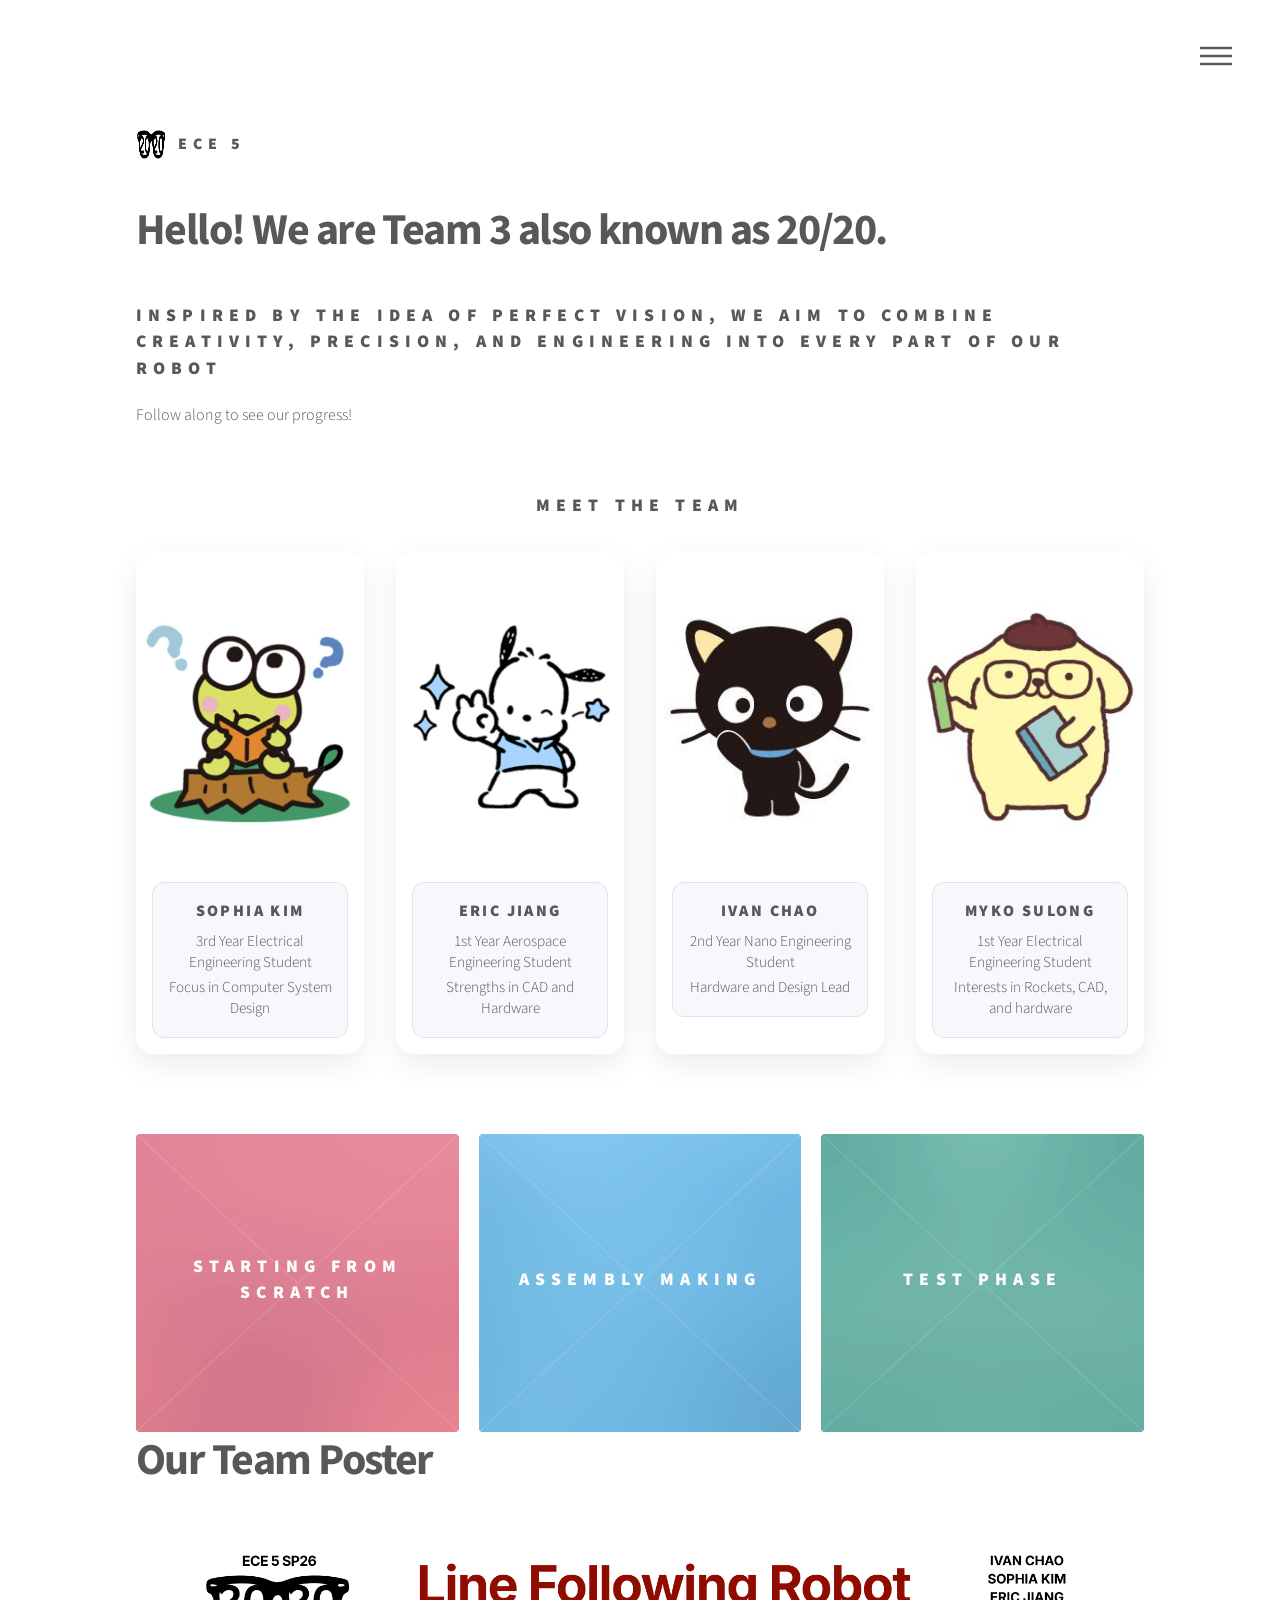
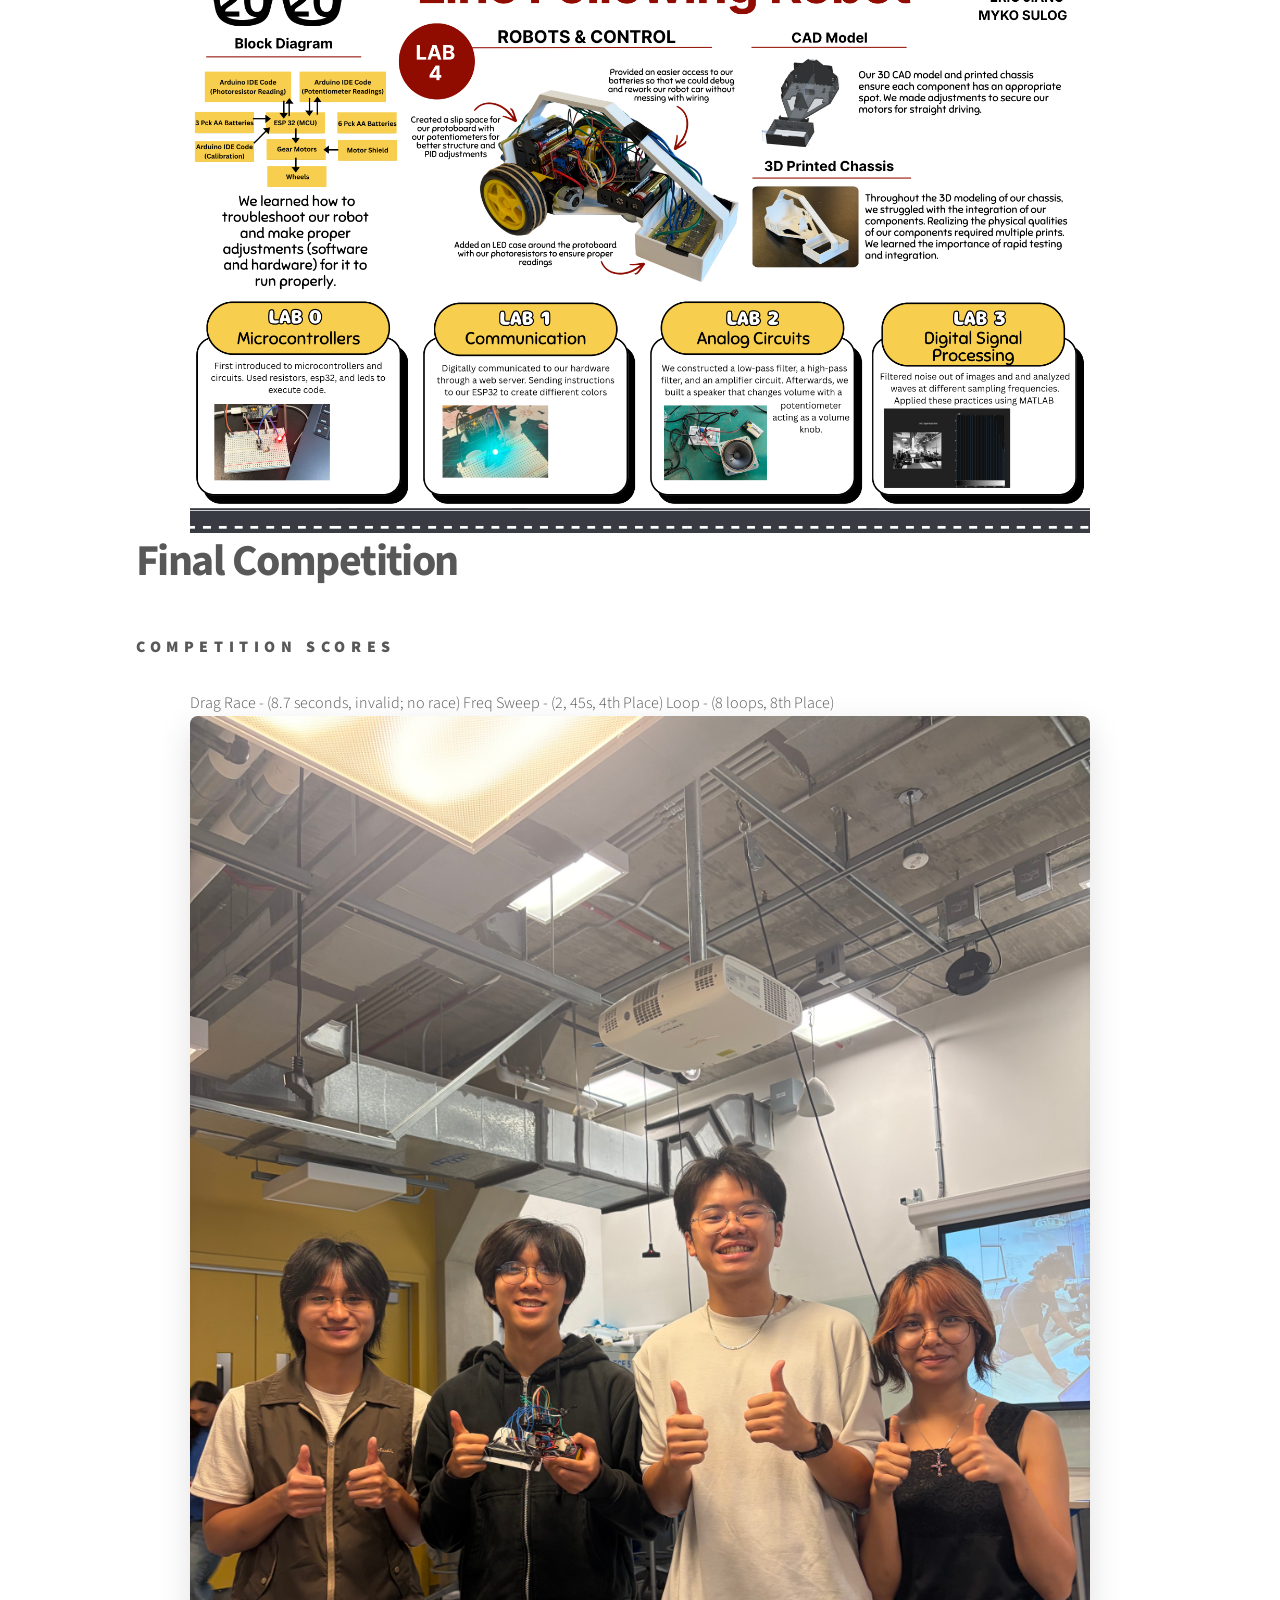
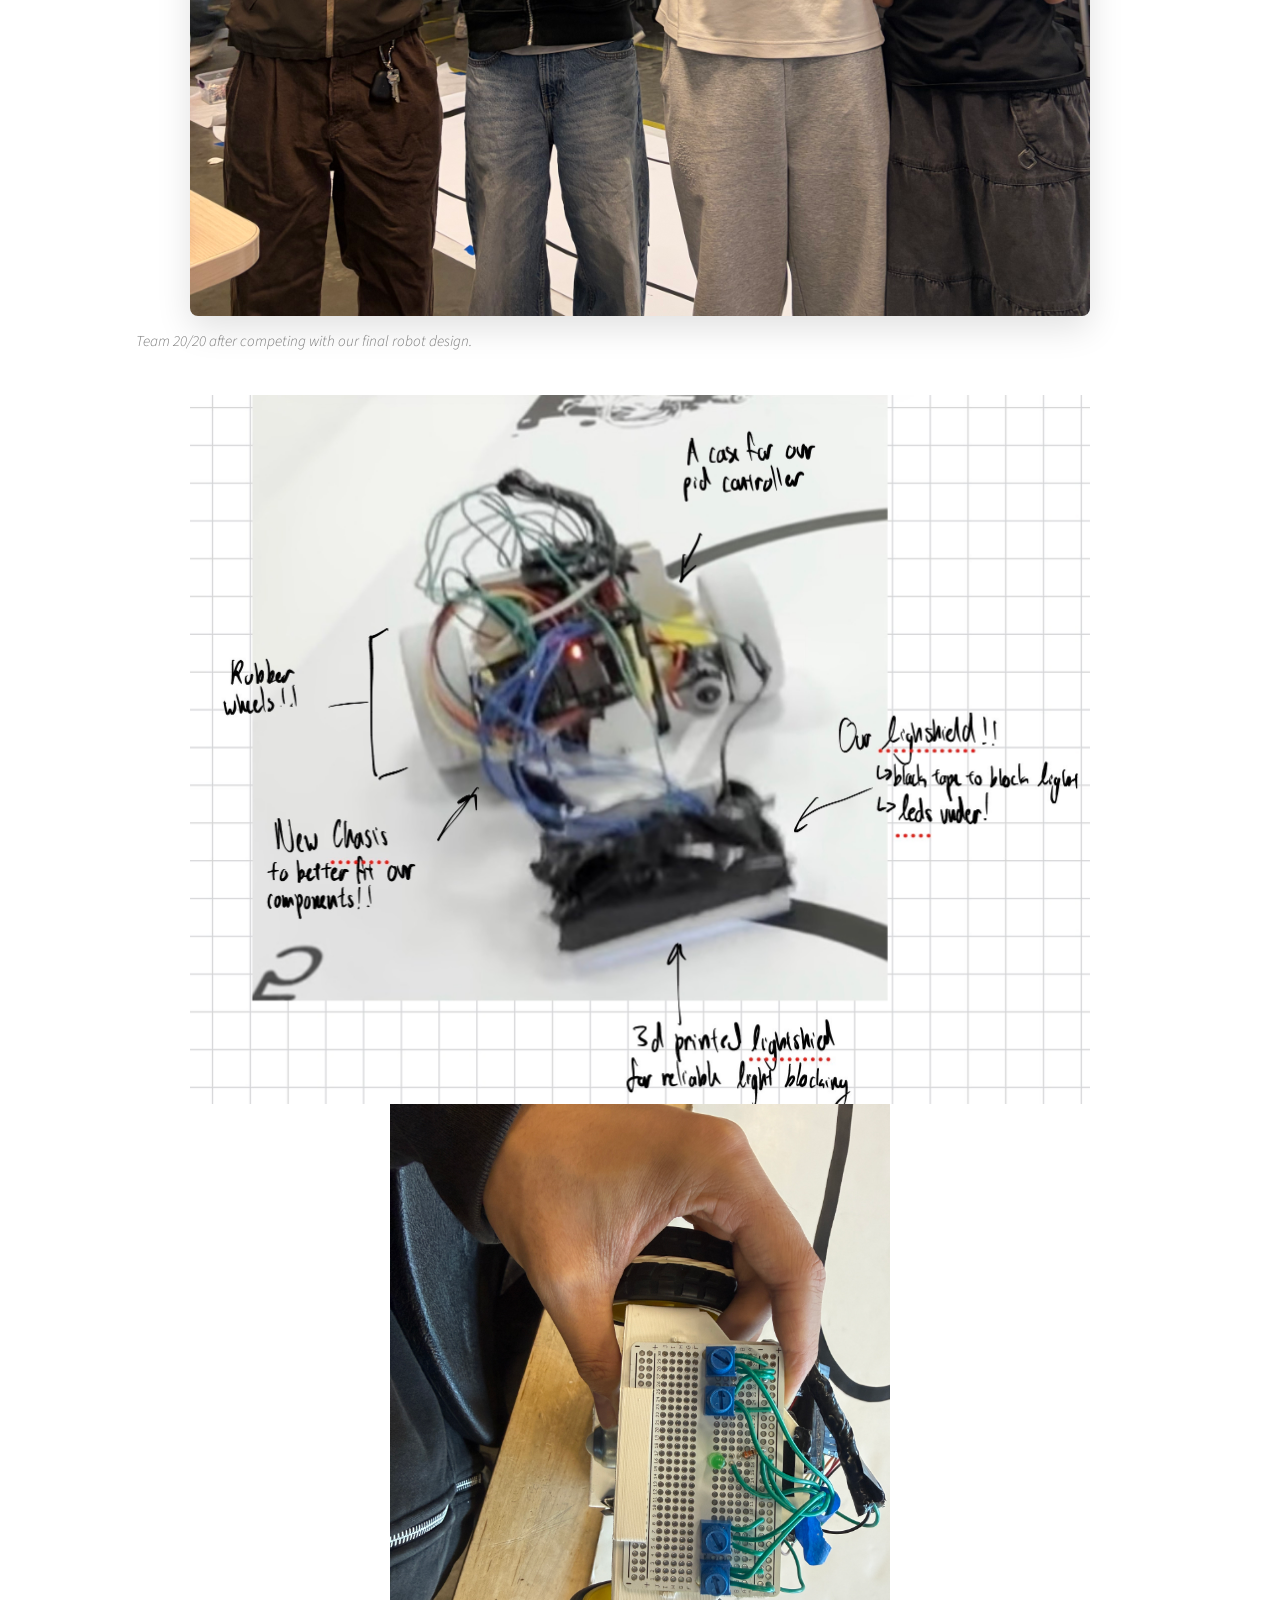
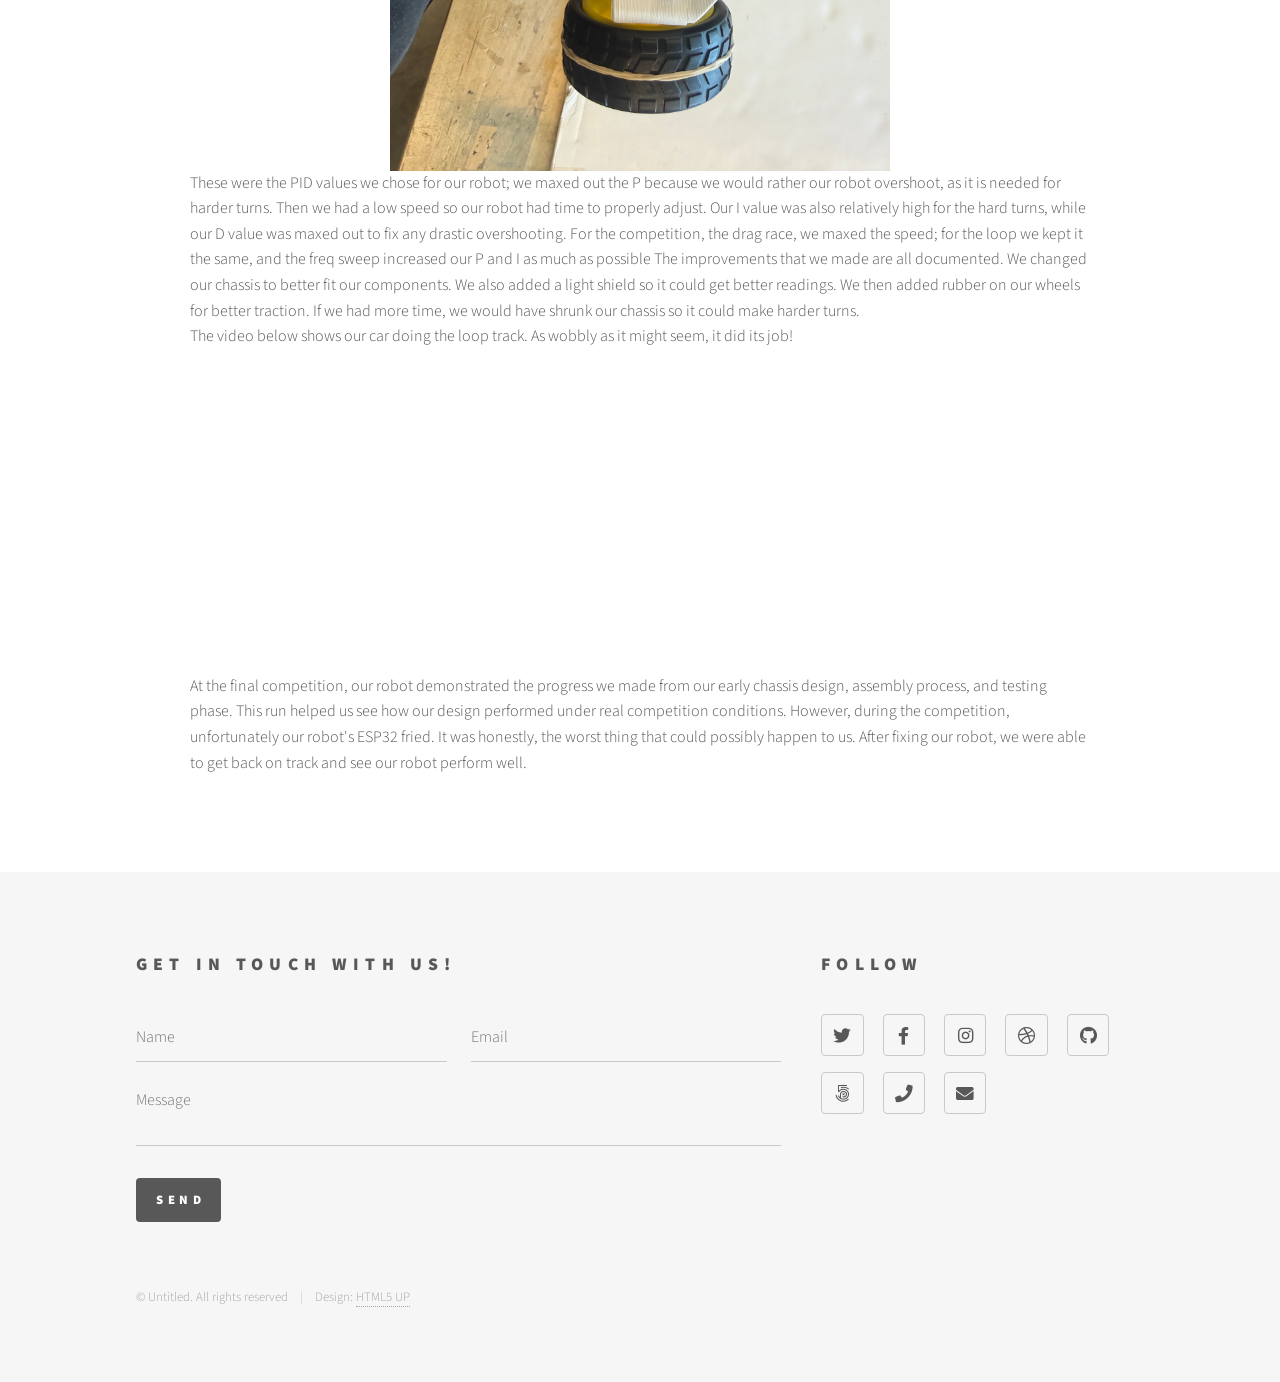
<file: index.html>
<!DOCTYPE HTML>
<!--
	Phantom by HTML5 UP
	html5up.net | @ajlkn
	Free for personal and commercial use under the CCA 3.0 license (html5up.net/license)
-->
<html>
	<head>
		<title>Phantom by HTML5 UP</title>
		<meta charset="utf-8" />
		<meta name="viewport" content="width=device-width, initial-scale=1, user-scalable=no" />
		<link rel="stylesheet" href="assets/css/main.css" />
		<noscript><link rel="stylesheet" href="assets/css/noscript.css" /></noscript>
	</head>
	<body class="is-preload">
		<!-- Wrapper -->
			<div id="wrapper">

				<!-- Header -->
					<header id="header">
						<div class="inner">

							<!-- Logo -->
								<a href="index.html" class="logo">
									<span class="symbol"><img src="images/logo_ece5.png" alt="" /></span><span class="title">ECE 5</span>
								</a>

							<!-- Nav -->
								<nav>
									<ul>
										<li><a href="#menu">Menu</a></li>
									</ul>
								</nav>

						</div>
					</header>

				<!-- Menu -->
					<nav id="menu">
						<h2>Menu</h2>
						<ul>
							<li><a href="index.html">Home</a></li>
							<li><a href="generic.html">Starting From Scratch</a></li>
							<li><a href="assemblymaking.html">Assembly Making</a></li>
							<li><a href="testrun.html">Testing Phase</a></li>

						</ul>
					</nav>

				<!-- Main -->
					<div id="main">
						<div class="inner">
							<header>
								<h1>Hello! We are Team 3 also known as 20/20.</h1>
								<h2>Inspired by the idea of perfect vision, we aim to combine creativity, precision, and engineering into every part of our robot</h2>
								<p>Follow along to see our progress!</p>
							</header>
							<section class="team-section">

								<h2>Meet The Team</h2>

								<div class="team-grid">
									
									<div class="team-card">
										<img src="images/sophia.jpg" alt="Sophia Kim" />
										<div class = "team-info">
											<h3>Sophia Kim</h3>
											<p>3rd Year Electrical Engineering Student</p>
											<p>Focus in Computer System Design</p>
										</div>
									</div>

									<div class="team-card">
										<img src="images/eric.jpg" alt="Eric Jiang" />
										<div class = "team-info">
											<h3>Eric Jiang</h3>
											<p>1st Year Aerospace Engineering Student</p>
											<p>Strengths in CAD and Hardware</p>
										</div>
									</div>

									<div class="team-card">
										<img src="images/ivan.jpg" alt="Ivan Chao" />
										<div class = "team-info">
											<h3>Ivan Chao</h3>
											<p>2nd Year Nano Engineering Student</p>
											<p>Hardware and Design Lead</p>
										</div>
									</div>

									<div class="team-card">
										<img src="images/myko.jpg" alt="Myko Sulog" />
										<div class = "team-info">
											<h3>Myko Sulong</h3>
											<p>1st Year Electrical Engineering Student</p>
											<p>Interests in Rockets, CAD, and hardware </p>
										</div>
									</div>	
								</div>
							</section>
							<section class="tiles">
								<article class="style1">
									<span class="image">
										<img src="images/pic01.jpg" alt="" />
									</span>
									<a href="generic.html">
										<h2>Starting From Scratch</h2>
										<div class="content">
											<p>From Lab 4 of ECE 5, we began our first design phase for our robot.</p>
										</div>
									</a>
								</article>
								<article class="style2">
									<span class="image">
										<img src="images/pic02.jpg" alt="" />
									</span>
									<a href="assemblymaking.html">
										<h2>Assembly Making</h2>
										<div class="content">
											<p>Our first prototype of our robot, consisting of prior work and knowledge.</p>
										</div>
									</a>
								</article>
								<article class="style3">
									<span class="image">
										<img src="images/pic03.jpg" alt="" />
									</span>
									<a href="testrun.html">
										<h2>Test Phase</h2>
										<div class="content">
											<p>Here starts our first testing phase with our robot.</p>
										</div>
									</a>
								</article>
							</section>
														<section class="final-competition">

								<h1>Our Team Poster</h1>
															
								<figure class="poster-photo">
									<img src="images/poster.png" alt="Team 20/20 poster" />
								</figure>
															
								<h1>Final Competition</h1>

								<h3>Competition Scores</h3>
								<P>Drag Race - (8.7 seconds, invalid; no race)
								Freq Sweep - (2, 45s, 4th Place) 
								Loop - (8 loops, 8th Place) </P>

								<figure class="competition-photo">
									<img src="images/group_photo.jpeg" alt="Team 20/20 at the final competition" />
									<figcaption>Team 20/20 after competing with our final robot design.</figcaption>
								</figure>

								<figure class="robo-photo">
									<img src="images/roboanno.jpeg" alt="robo annotation" />
								</figure>
															
								<figure class="pidsett-photo">
									<img src="images/pidsett.jpeg" alt="team20/20's customized pid settings" />
									<p>These were the PID values we chose for our robot; we maxed out the P because we would rather our robot overshoot, as it is needed for harder
									turns. Then we had a low speed so our robot had time to properly adjust. Our I value was also relatively high for the hard turns, while our D value was maxed out to fix any
									drastic overshooting. For the competition, the drag race, we maxed the speed; for the loop we kept it the same, and the freq sweep increased our P and I as much as possible
									The improvements that we made are all documented. We changed our chassis to better fit our components. We also added a light shield so it could get better readings. We then
										added rubber on our wheels for better traction. If we had more time, we would have shrunk our chassis so it could make harder turns.
									
									</p>
								</figure>

								<div class="competition-video">
									<p>The video below shows our car doing the loop track. As wobbly as it might seem, it did its job! </p>
										<iframe width="560" height="315" src="https://www.youtube.com/embed/OXofssZm_tg?si=176R7srKyz67lvft" title="YouTube video player" frameborder="0" allow="accelerometer; autoplay; clipboard-write; 
											encrypted-media; gyroscope; picture-in-picture; web-share" referrerpolicy="strict-origin-when-cross-origin" allowfullscreen>
										</iframe>
								</div>

								<p>
									At the final competition, our robot demonstrated the progress we made from our early chassis design,
									assembly process, and testing phase. This run helped us see how our design performed under real competition conditions. However, during the 
									competition, unfortunately our robot's ESP32 fried. It was honestly, the worst thing that could possibly happen to us. After fixing our robot, we were
									able to get back on track and see our robot perform well. 
								</p>
							</section>	
						</div>
					</div>

				<!-- Footer -->
					<footer id="footer">
						<div class="inner">
							<section>
								<h2>Get in touch with us!</h2>
								<form method="post" action="#">
									<div class="fields">
										<div class="field half">
											<input type="text" name="name" id="name" placeholder="Name" />
										</div>
										<div class="field half">
											<input type="email" name="email" id="email" placeholder="Email" />
										</div>
										<div class="field">
											<textarea name="message" id="message" placeholder="Message"></textarea>
										</div>
									</div>
									<ul class="actions">
										<li><input type="submit" value="Send" class="primary" /></li>
									</ul>
								</form>
							</section>
							<section>
								<h2>Follow</h2>
								<ul class="icons">
									<li><a href="#" class="icon brands style2 fa-twitter"><span class="label">Twitter</span></a></li>
									<li><a href="#" class="icon brands style2 fa-facebook-f"><span class="label">Facebook</span></a></li>
									<li><a href="#" class="icon brands style2 fa-instagram"><span class="label">Instagram</span></a></li>
									<li><a href="#" class="icon brands style2 fa-dribbble"><span class="label">Dribbble</span></a></li>
									<li><a href="#" class="icon brands style2 fa-github"><span class="label">GitHub</span></a></li>
									<li><a href="#" class="icon brands style2 fa-500px"><span class="label">500px</span></a></li>
									<li><a href="#" class="icon solid style2 fa-phone"><span class="label">Phone</span></a></li>
									<li><a href="#" class="icon solid style2 fa-envelope"><span class="label">Email</span></a></li>
								</ul>
							</section>
							<ul class="copyright">
								<li>&copy; Untitled. All rights reserved</li><li>Design: <a href="http://html5up.net">HTML5 UP</a></li>
							</ul>
						</div>
					</footer>

			</div>

		<!-- Scripts -->
			<script src="assets/js/jquery.min.js"></script>
			<script src="assets/js/browser.min.js"></script>
			<script src="assets/js/breakpoints.min.js"></script>
			<script src="assets/js/util.js"></script>
			<script src="assets/js/main.js"></script>

	</body>
</html>
</file>
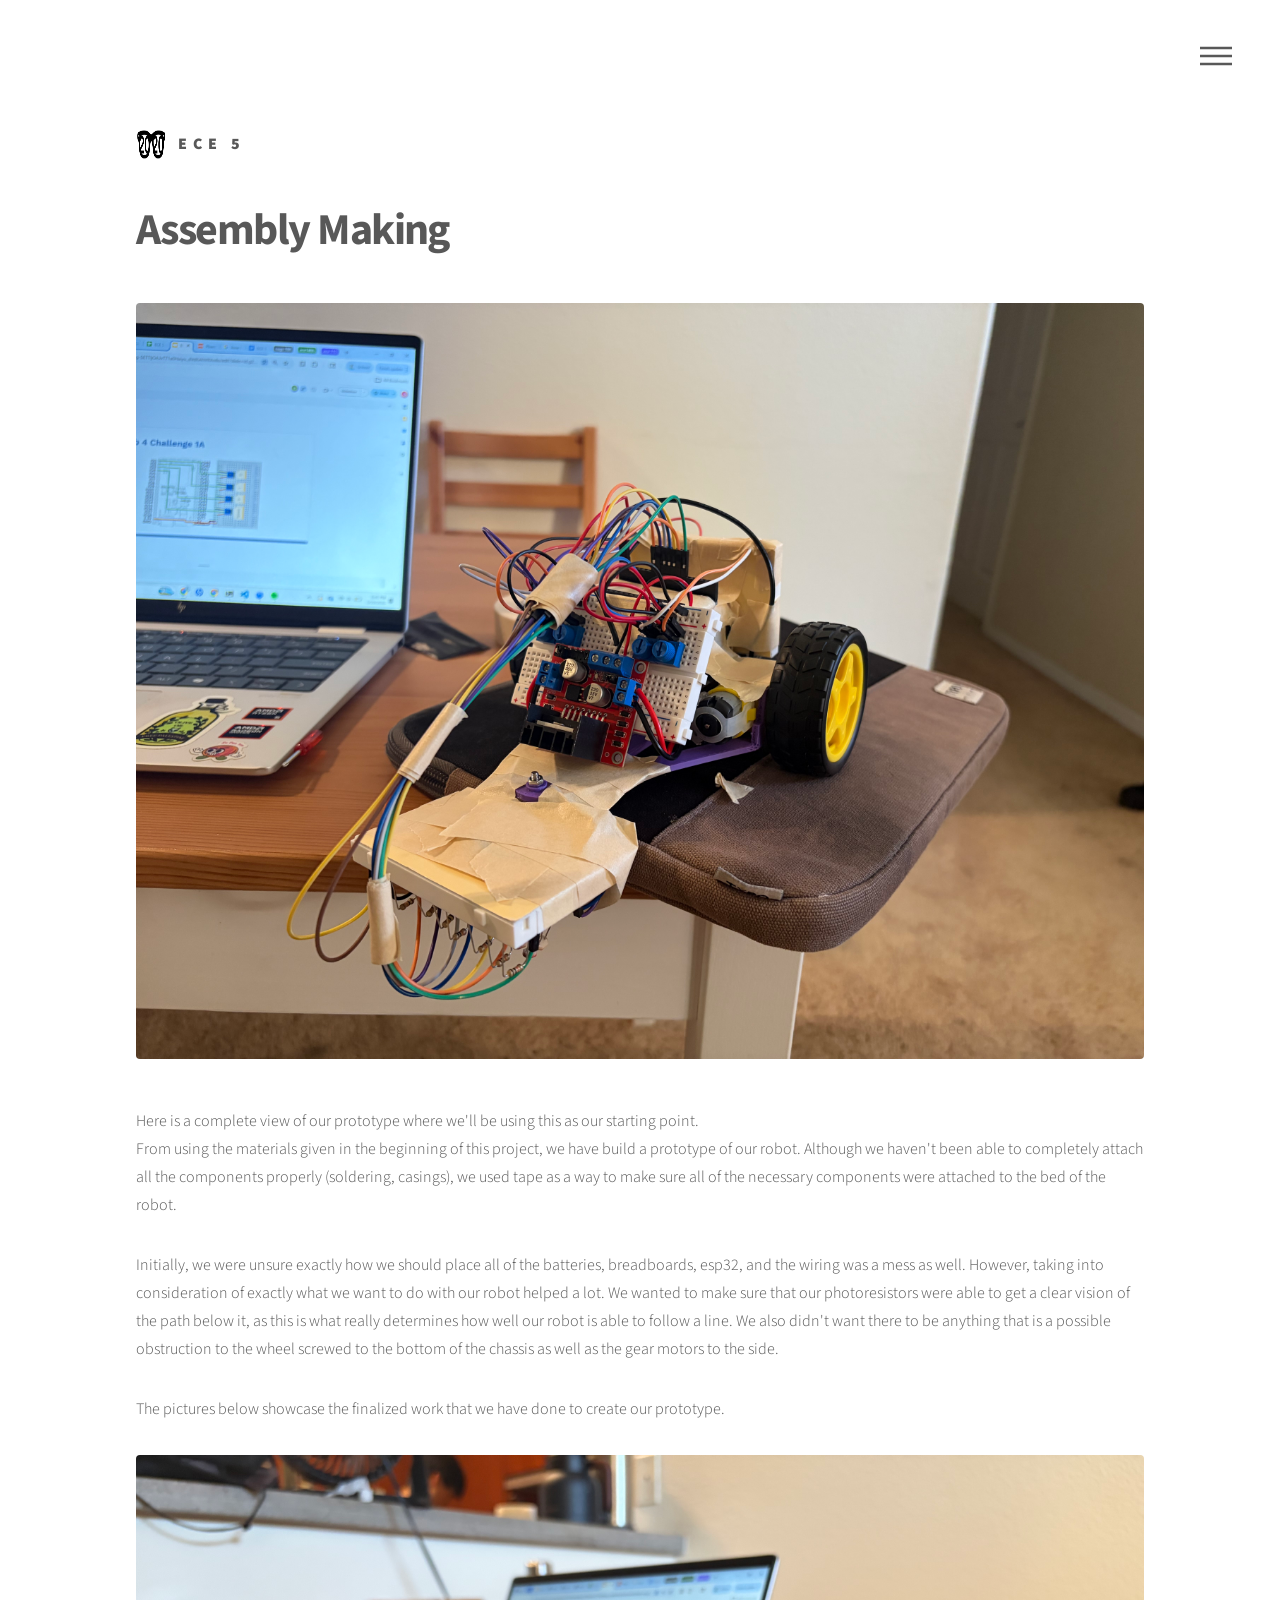
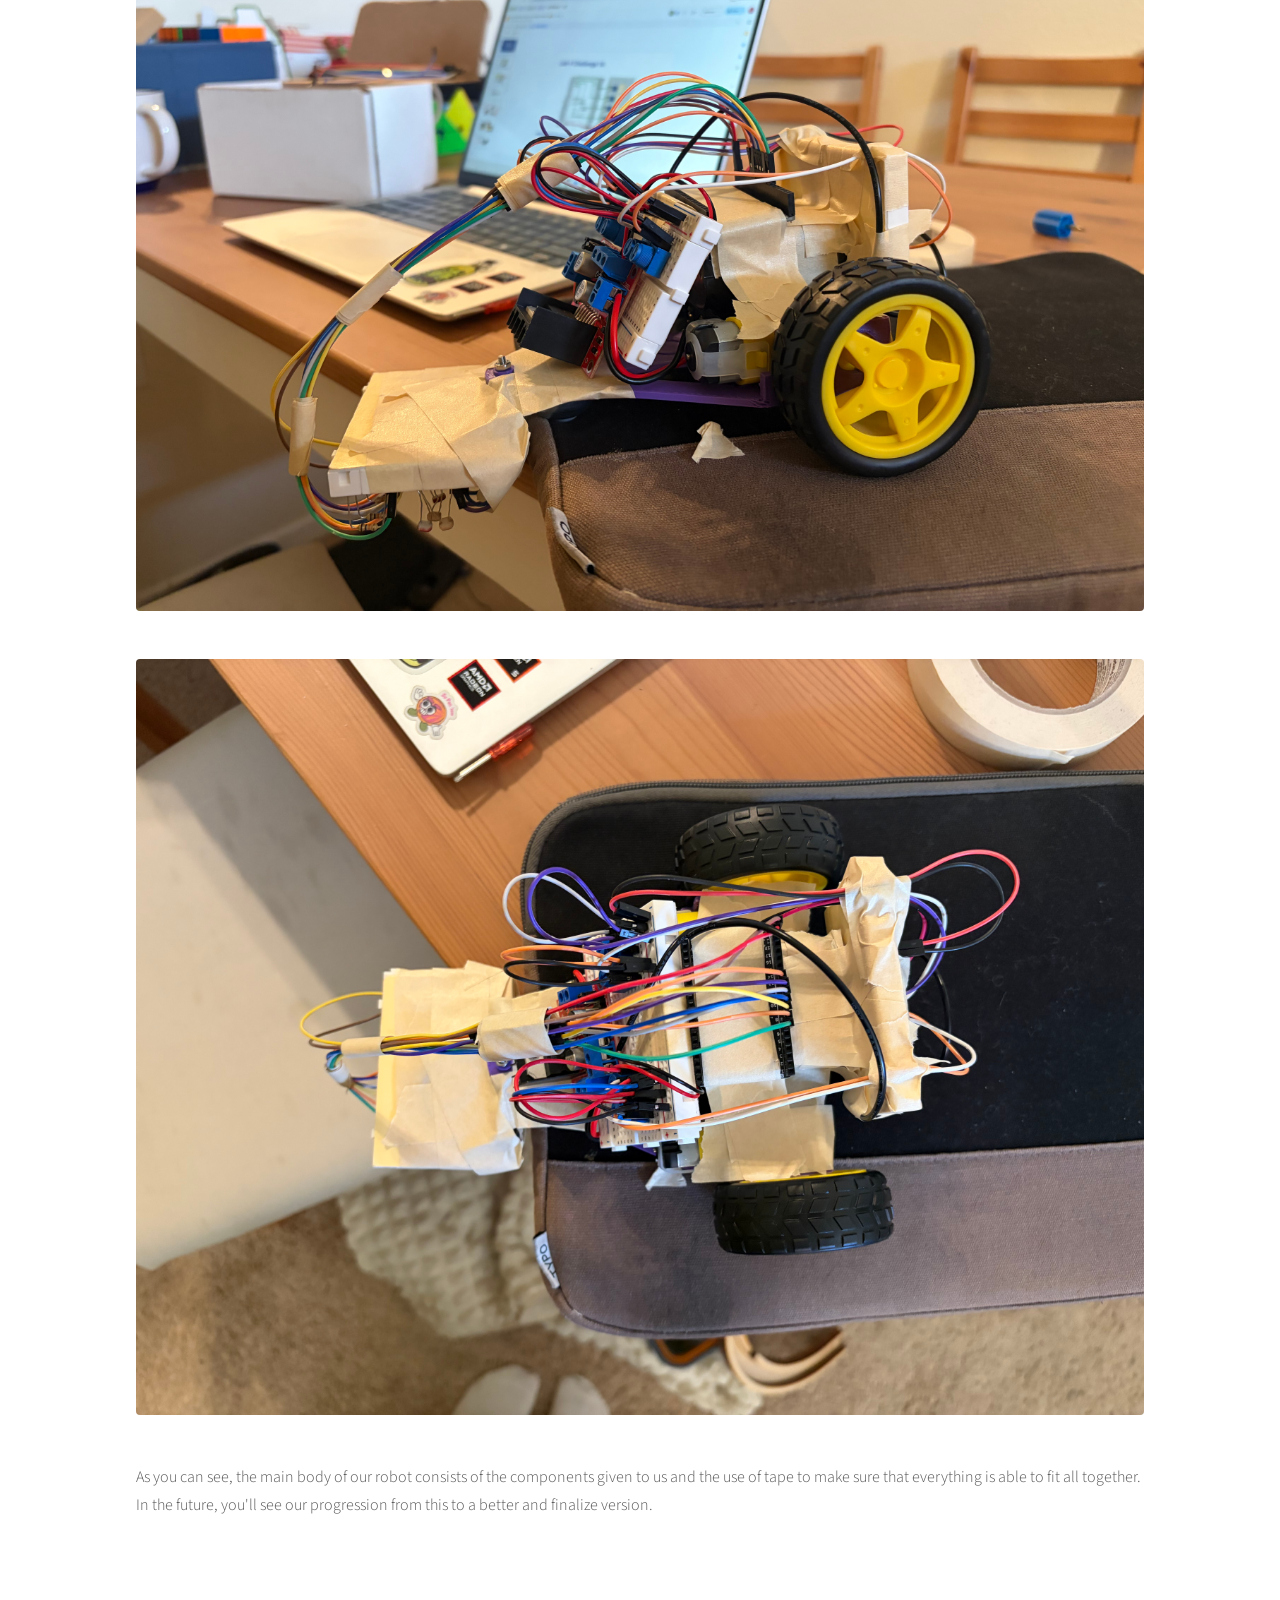
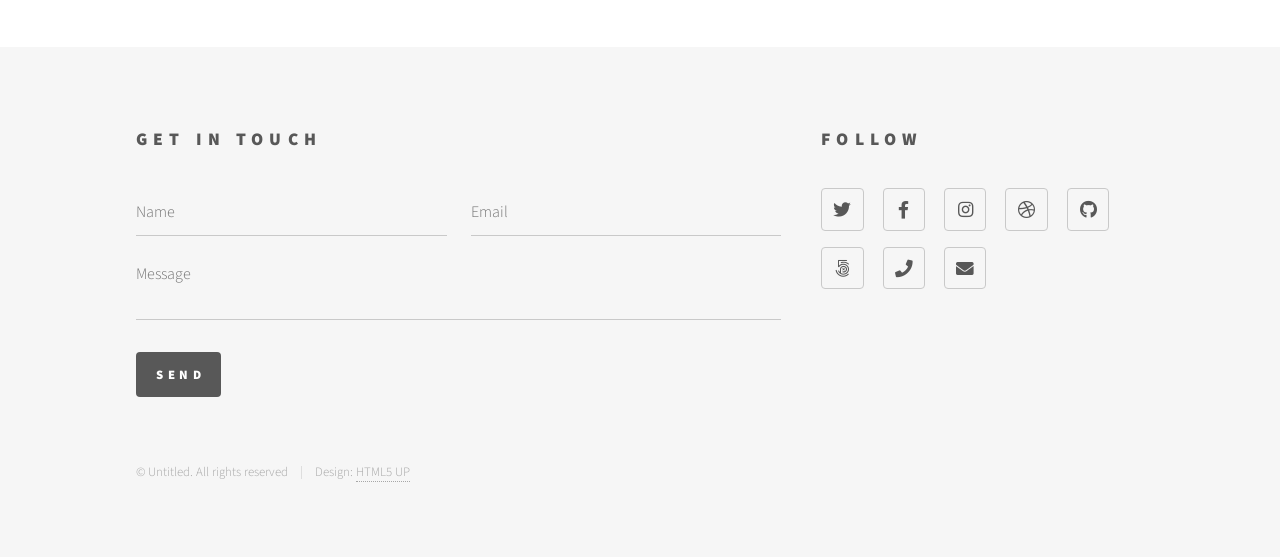
<file: assemblymaking.html>
<!DOCTYPE HTML>
<!--
	Phantom by HTML5 UP
	html5up.net | @ajlkn
	Free for personal and commercial use under the CCA 3.0 license (html5up.net/license)
-->
<html>
	<head>
		<title>Generic - Phantom by HTML5 UP</title>
		<meta charset="utf-8" />
		<meta name="viewport" content="width=device-width, initial-scale=1, user-scalable=no" />
		<link rel="stylesheet" href="assets/css/main.css" />
		<noscript><link rel="stylesheet" href="assets/css/noscript.css" /></noscript>
	</head>
	<body class="is-preload">
		<!-- Wrapper -->
			<div id="wrapper">

				<!-- Header -->
					<header id="header">
						<div class="inner">

							<!-- Logo -->
								<a href="index.html" class="logo">
									<span class="symbol"><img src="images/logo_ece5.png" alt="" /></span><span class="title">ECE 5</span>
								</a>

							<!-- Nav -->
								<nav>
									<ul>
										<li><a href="#menu">Menu</a></li>
									</ul>
								</nav>

						</div>
					</header>

				<!-- Menu -->
					<nav id="menu">
						<h2>Menu</h2>
						<ul>
							<li><a href="index.html">Home</a></li>
							<li><a href="generic.html">Starting From Scratch</a></li>
							<li><a href="assemblymaking.html">Assembly Making</a></li>
							<li><a href="testrun.html">Testing Phase</a></li>

						</ul>
					</nav>

				<!-- Main -->
					<div id="main">
						<div class="inner">
							<h1>Assembly Making</h1>
							<span class="image main"><img src="images/front_robot.jpeg" alt="Full view of our protoype robot." /></span>
                            <figcaption> Here is a complete view of our prototype where we'll be using this as our starting point.</figcaption>
							
							<p>From using the materials given in the beginning of this project, we have build a prototype of our robot. Although we haven't been able to completely attach all the components properly (soldering, casings), 
                                we used tape as a way to make sure all of the necessary components were attached to the bed of the robot. </p>
							<p>Initially, we were unsure exactly how we should place all of the batteries, breadboards, esp32, and the wiring was a mess as well. However, taking into consideration of exactly what we want to do with our robot helped a lot. 
                                We wanted to make sure that our photoresistors were able to get a clear vision of the path below it, as this is what really determines how well our robot is able to follow a line. We also didn't want there to be anything that
                                is a possible obstruction to the wheel screwed to the bottom of the chassis as well as the gear motors to the side. 
                            </p>
							<p>The pictures below showcase the finalized work that we have done to create our prototype.</p>
                            <span class="image main"><img src="images/side_robot.jpeg" alt="Side view of our protoype robot." /></span>
                            <span class="image main"><img src="images/top_robot.jpeg" alt="Top view of our protoype robot." /></span>
                            <p> As you can see, the main body of our robot consists of the components given to us and the use of tape to make sure that everything is able to fit all together. 
                                In the future, you'll see our progression from this to a better and finalize version. </p>
						</div>

					</div>

				<!-- Footer -->
					<footer id="footer">
						<div class="inner">
							<section>
								<h2>Get in touch</h2>
								<form method="post" action="#">
									<div class="fields">
										<div class="field half">
											<input type="text" name="name" id="name" placeholder="Name" />
										</div>
										<div class="field half">
											<input type="email" name="email" id="email" placeholder="Email" />
										</div>
										<div class="field">
											<textarea name="message" id="message" placeholder="Message"></textarea>
										</div>
									</div>
									<ul class="actions">
										<li><input type="submit" value="Send" class="primary" /></li>
									</ul>
								</form>
							</section>
							<section>
								<h2>Follow</h2>
								<ul class="icons">
									<li><a href="#" class="icon brands style2 fa-twitter"><span class="label">Twitter</span></a></li>
									<li><a href="#" class="icon brands style2 fa-facebook-f"><span class="label">Facebook</span></a></li>
									<li><a href="#" class="icon brands style2 fa-instagram"><span class="label">Instagram</span></a></li>
									<li><a href="#" class="icon brands style2 fa-dribbble"><span class="label">Dribbble</span></a></li>
									<li><a href="#" class="icon brands style2 fa-github"><span class="label">GitHub</span></a></li>
									<li><a href="#" class="icon brands style2 fa-500px"><span class="label">500px</span></a></li>
									<li><a href="#" class="icon solid style2 fa-phone"><span class="label">Phone</span></a></li>
									<li><a href="#" class="icon solid style2 fa-envelope"><span class="label">Email</span></a></li>
								</ul>
							</section>
							<ul class="copyright">
								<li>&copy; Untitled. All rights reserved</li><li>Design: <a href="http://html5up.net">HTML5 UP</a></li>
							</ul>
						</div>
					</footer>

			</div>

		<!-- Scripts -->
			<script src="assets/js/jquery.min.js"></script>
			<script src="assets/js/browser.min.js"></script>
			<script src="assets/js/breakpoints.min.js"></script>
			<script src="assets/js/util.js"></script>
			<script src="assets/js/main.js"></script>

	</body>
</html>
</file>
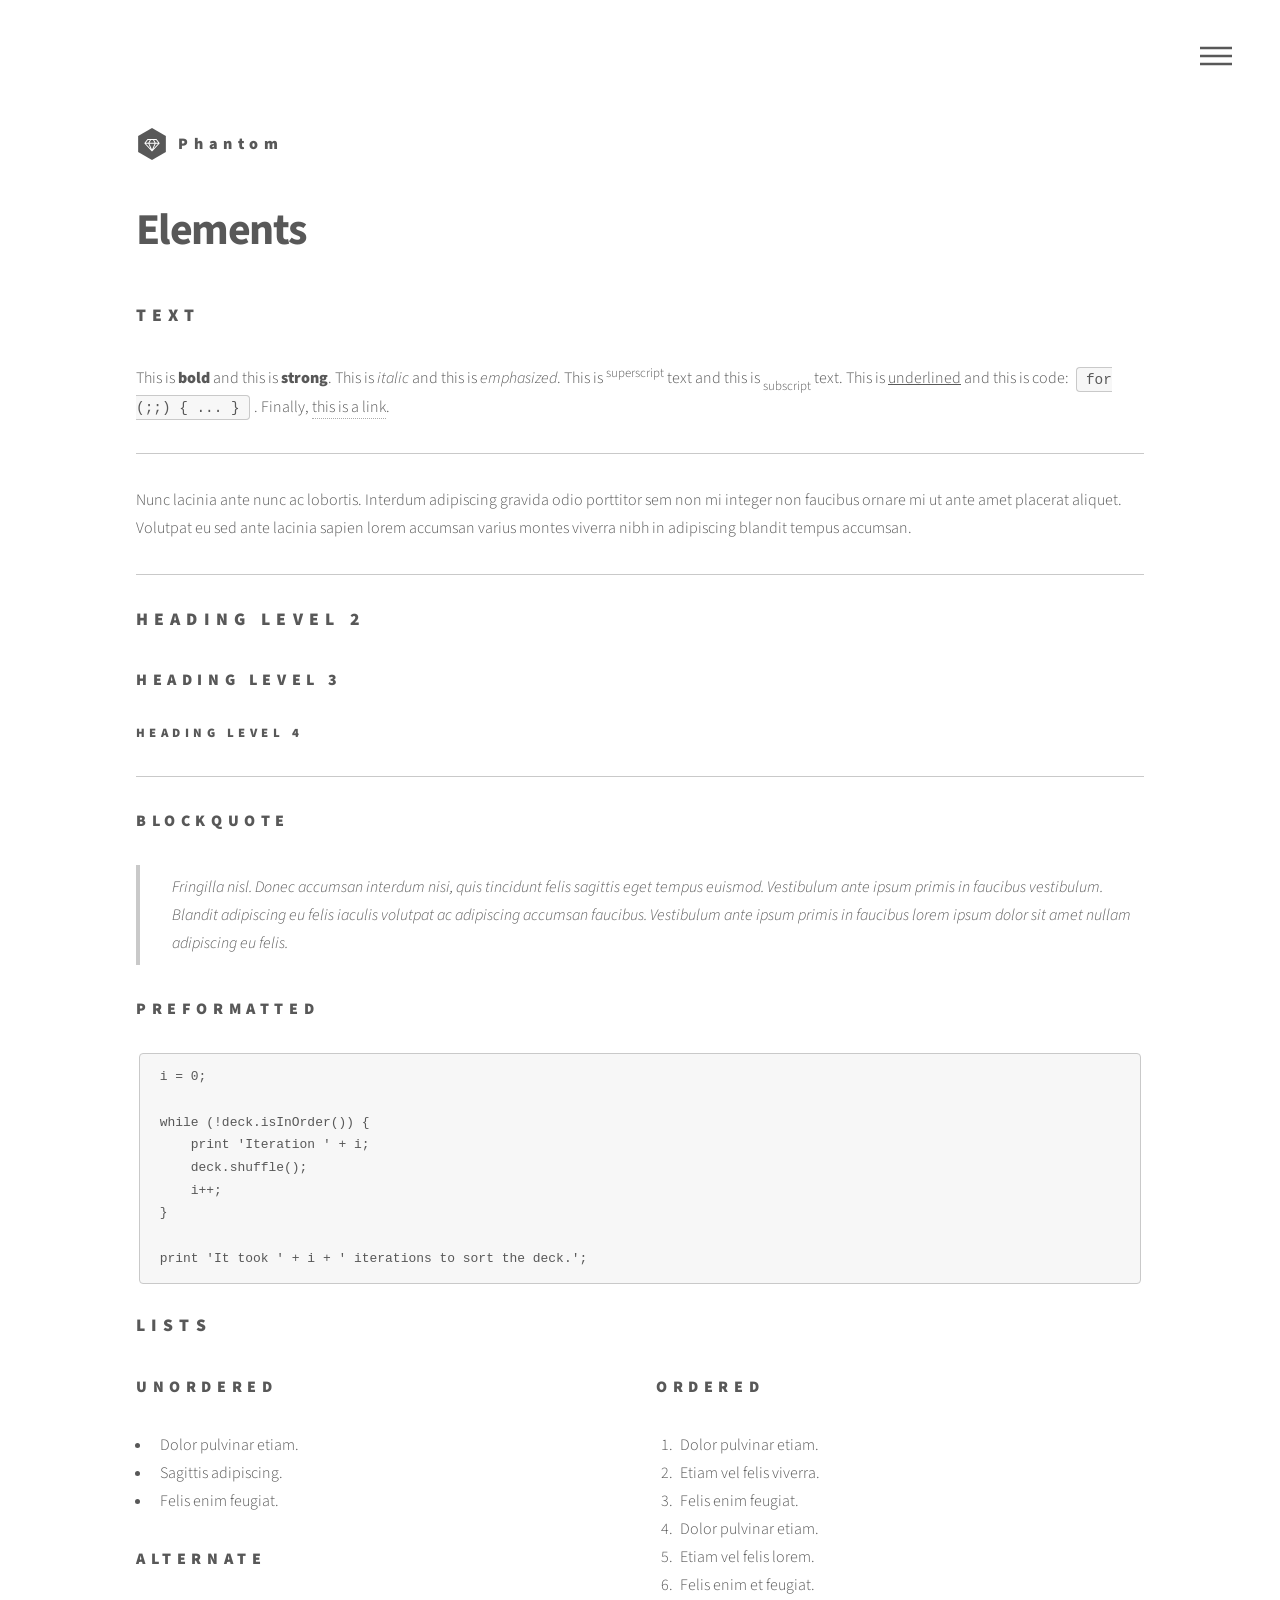
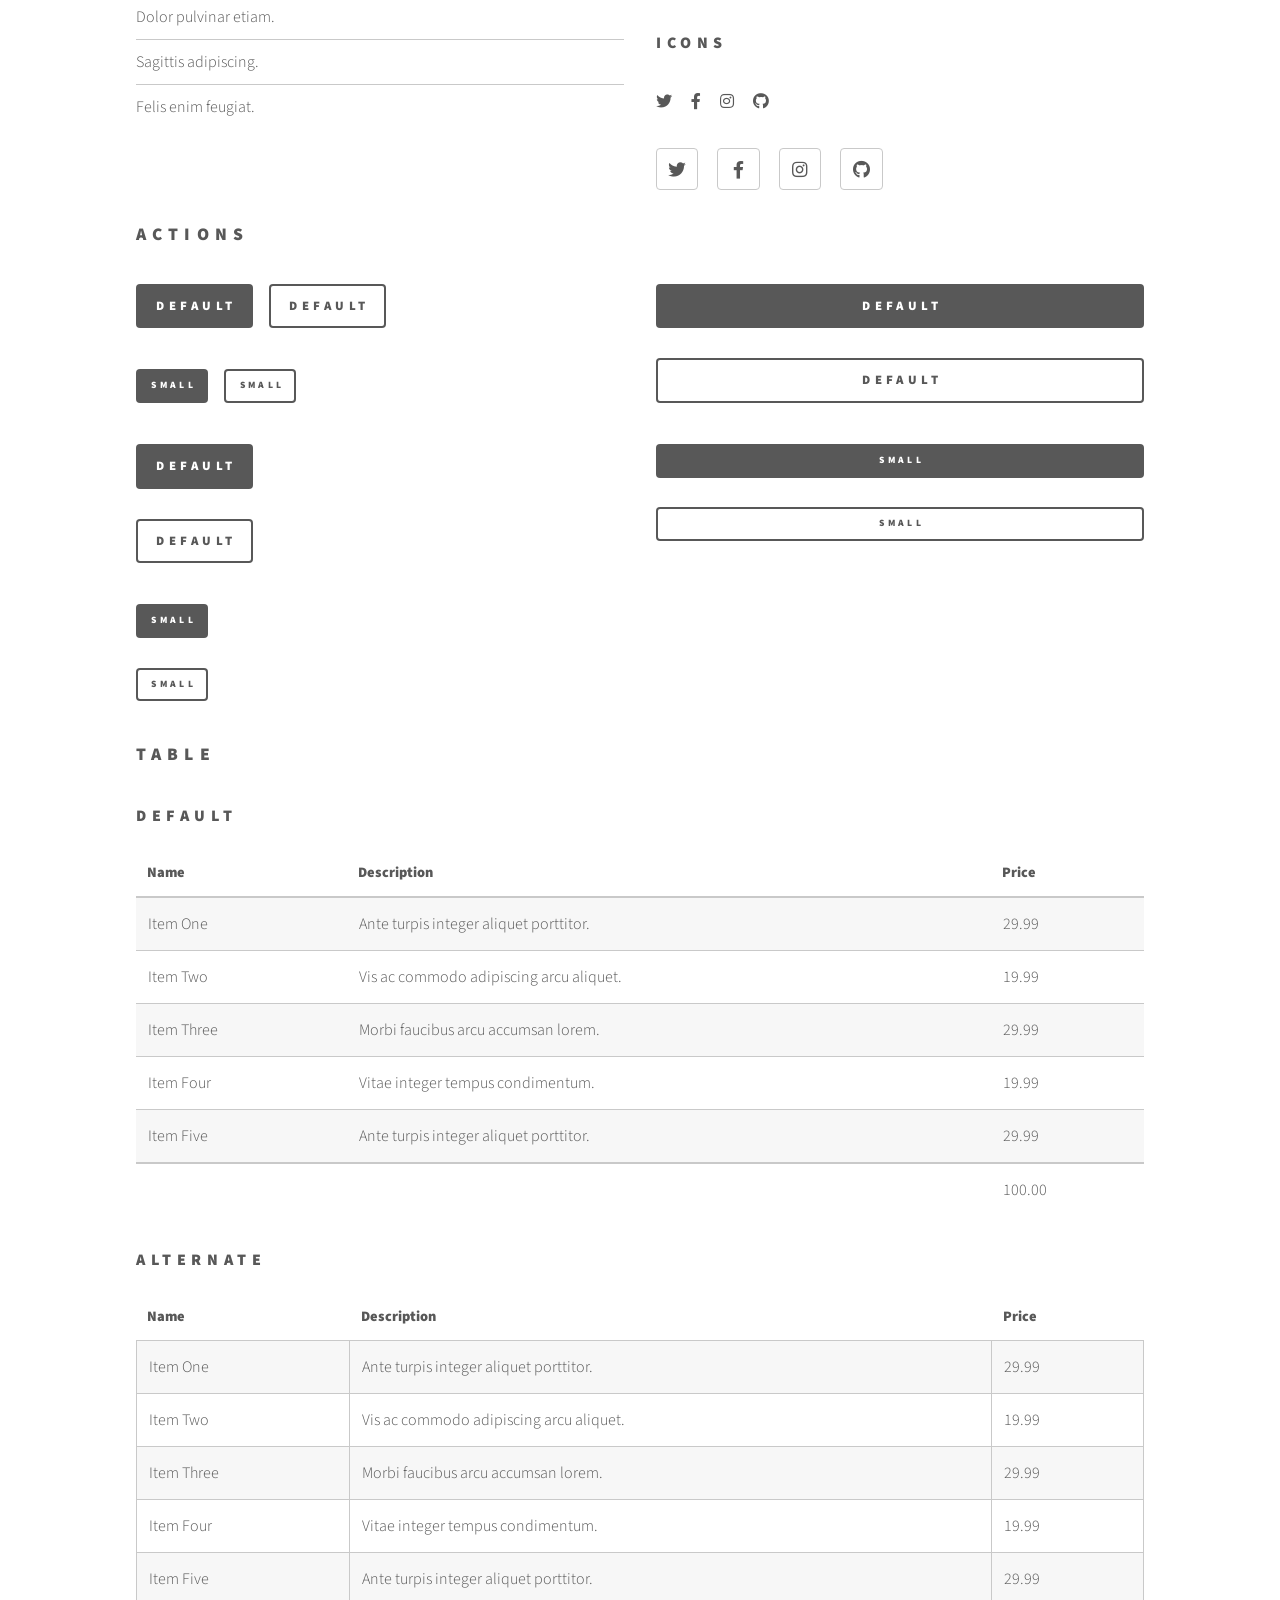
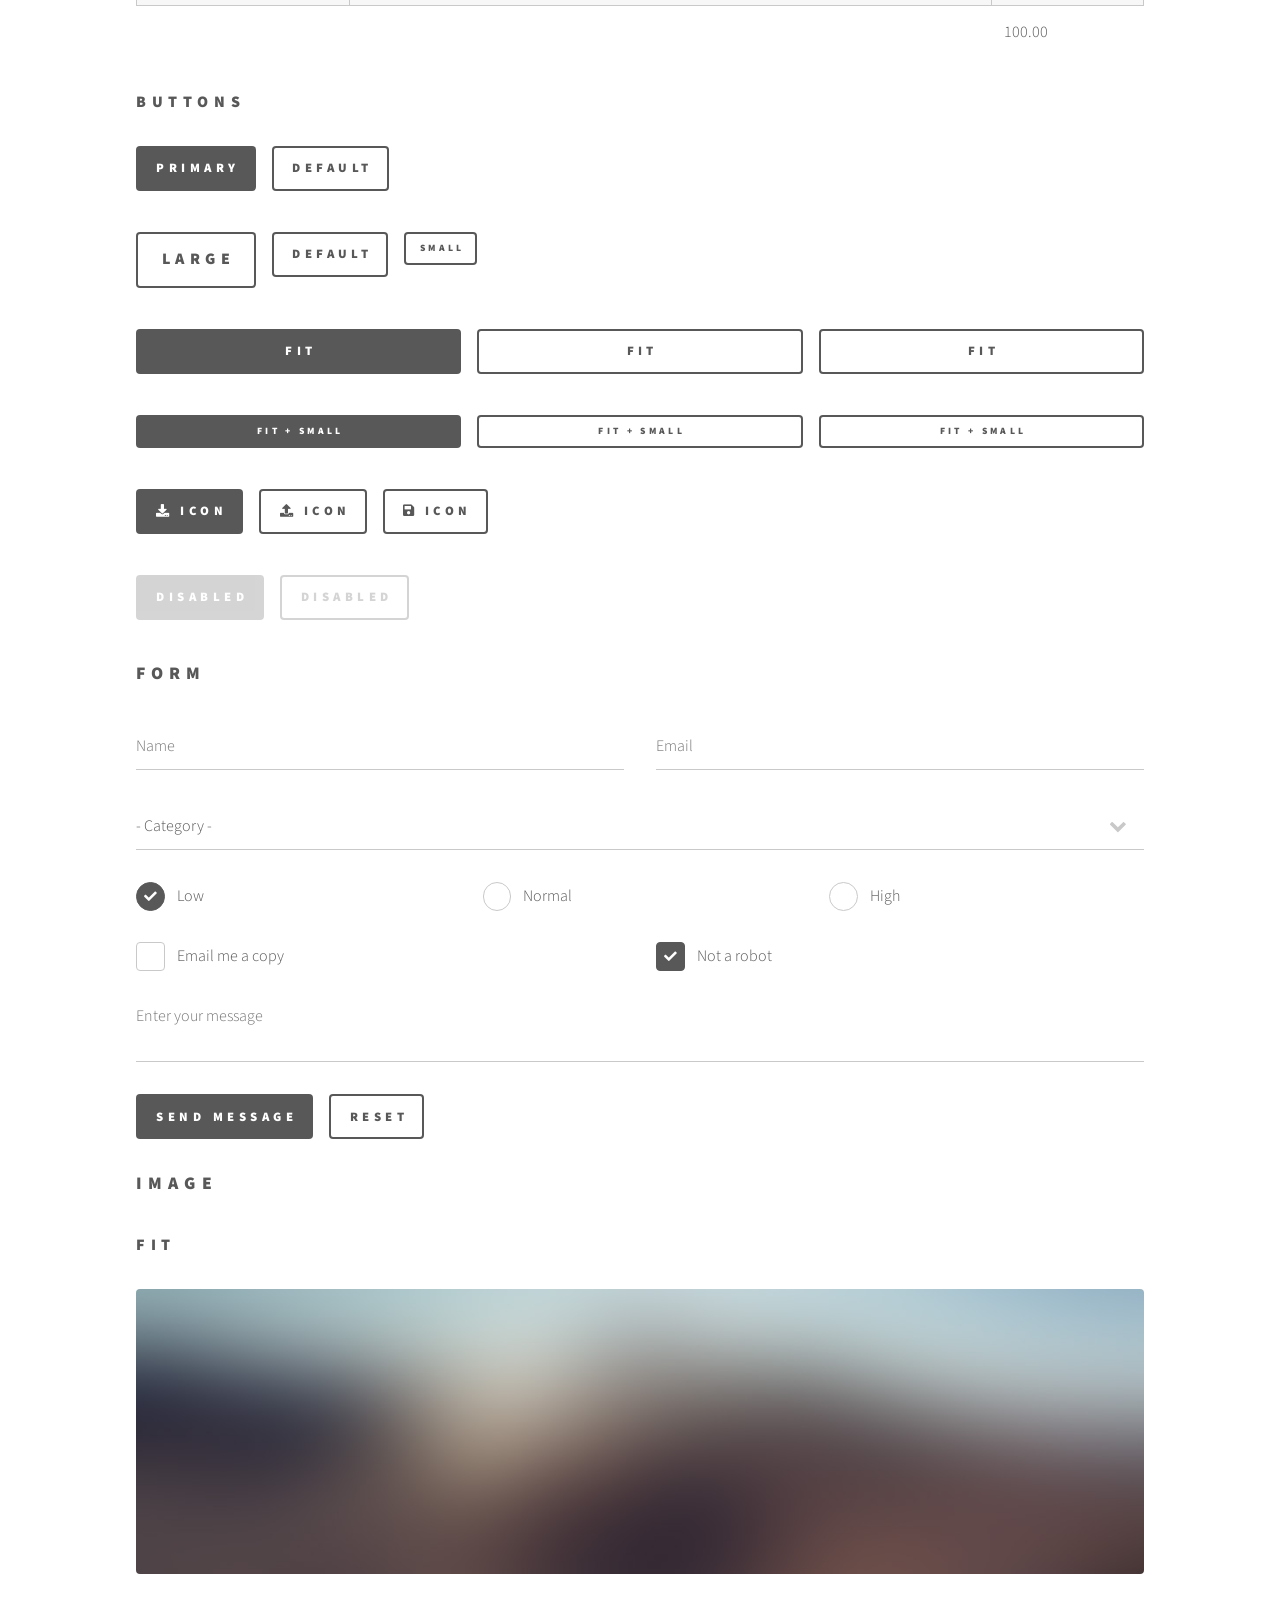
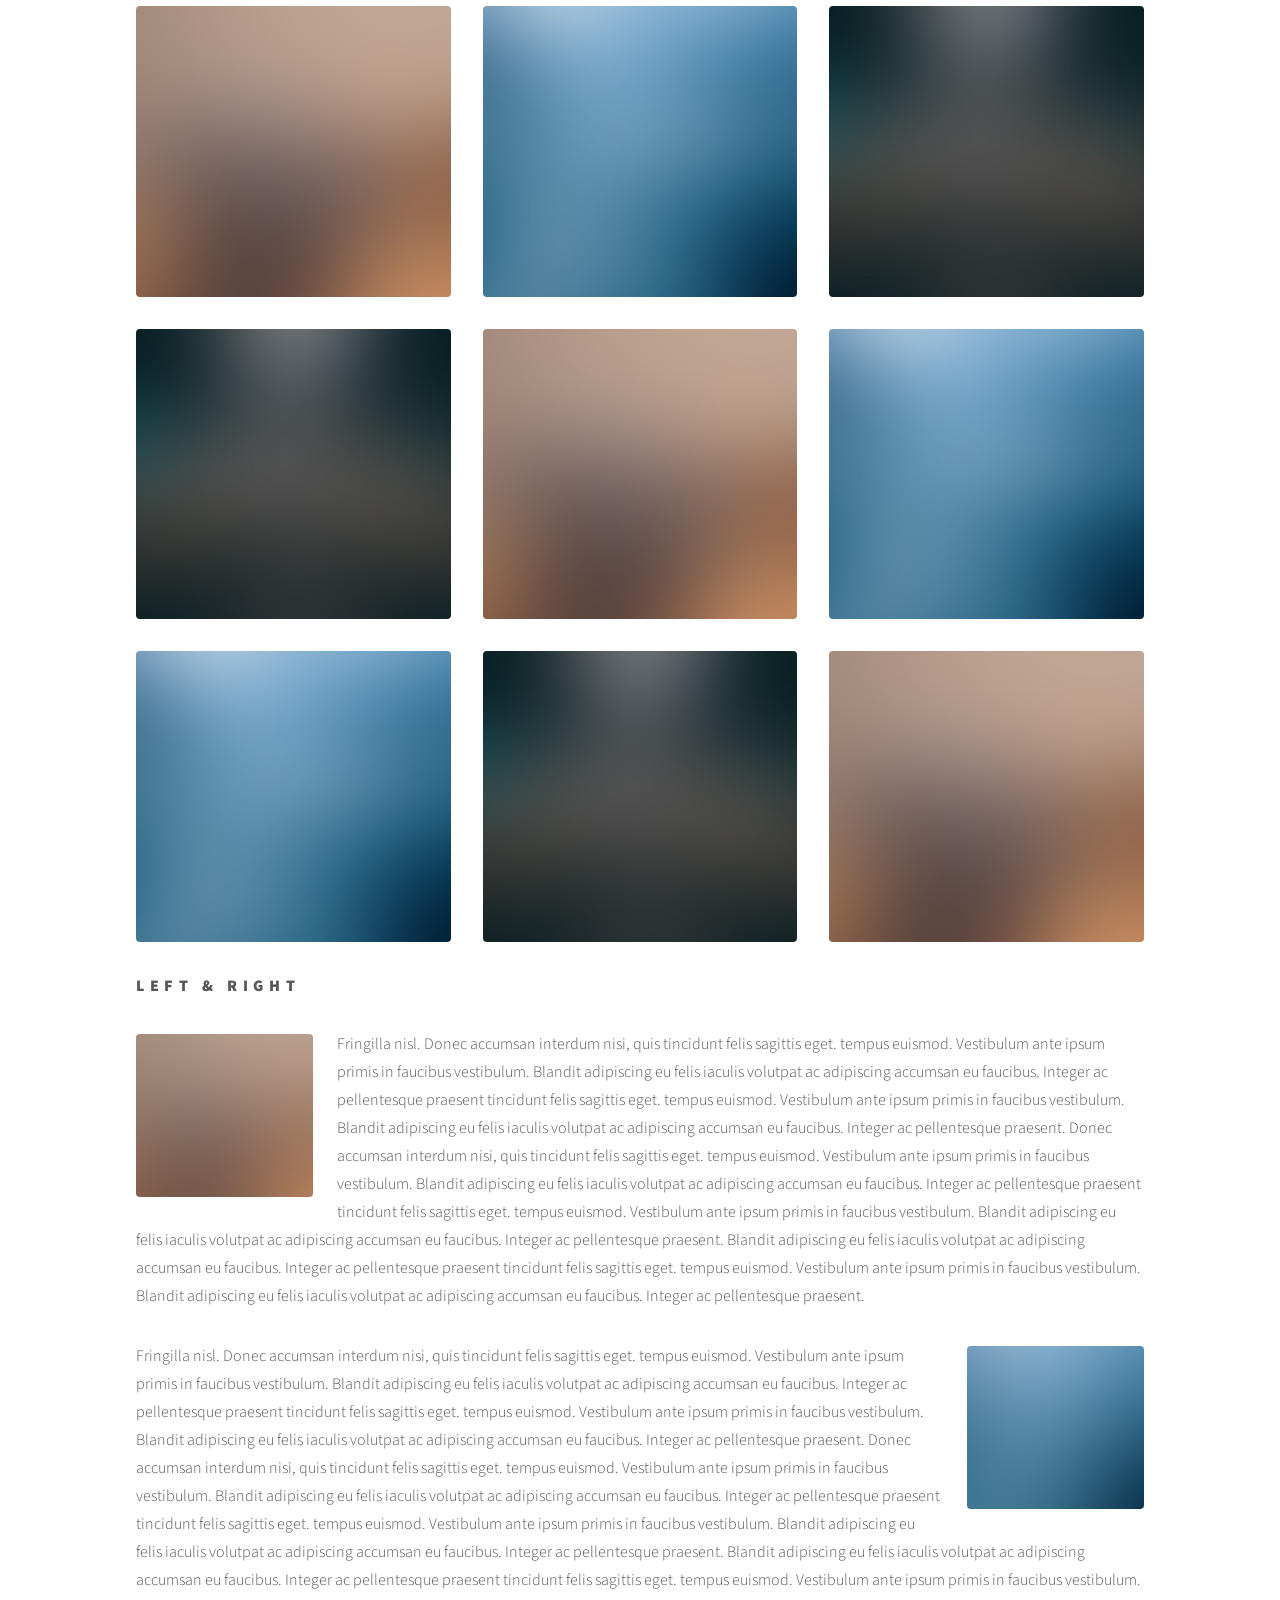
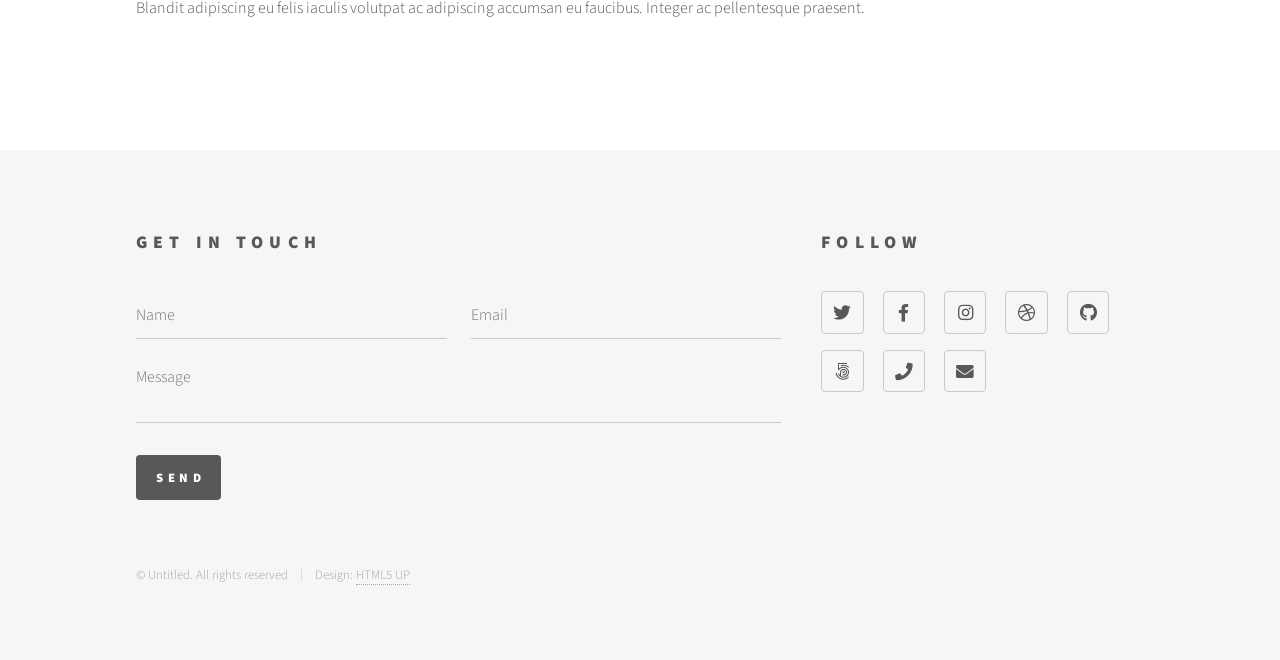
<file: elements.html>
<!DOCTYPE HTML>
<!--
	Phantom by HTML5 UP
	html5up.net | @ajlkn
	Free for personal and commercial use under the CCA 3.0 license (html5up.net/license)
-->
<html>
	<head>
		<title>Elements - Phantom by HTML5 UP</title>
		<meta charset="utf-8" />
		<meta name="viewport" content="width=device-width, initial-scale=1, user-scalable=no" />
		<link rel="stylesheet" href="assets/css/main.css" />
		<noscript><link rel="stylesheet" href="assets/css/noscript.css" /></noscript>
	</head>
	<body class="is-preload">
		<!-- Wrapper -->
			<div id="wrapper">

				<!-- Header -->
					<header id="header">
						<div class="inner">

							<!-- Logo -->
								<a href="index.html" class="logo">
									<span class="symbol"><img src="images/logo.svg" alt="" /></span><span class="title">Phantom</span>
								</a>

							<!-- Nav -->
								<nav>
									<ul>
										<li><a href="#menu">Menu</a></li>
									</ul>
								</nav>

						</div>
					</header>

				<!-- Menu -->
					<nav id="menu">
						<h2>Menu</h2>
						<ul>
							<li><a href="index.html">Home</a></li>
							<li><a href="generic.html">Ipsum veroeros</a></li>
							<li><a href="generic.html">Tempus etiam</a></li>
							<li><a href="generic.html">Consequat dolor</a></li>
							<li><a href="elements.html">Elements</a></li>
						</ul>
					</nav>

				<!-- Main -->
					<div id="main">
						<div class="inner">
							<h1>Elements</h1>

							<!-- Text -->
								<section>
									<h2>Text</h2>
									<p>This is <b>bold</b> and this is <strong>strong</strong>. This is <i>italic</i> and this is <em>emphasized</em>.
									This is <sup>superscript</sup> text and this is <sub>subscript</sub> text.
									This is <u>underlined</u> and this is code: <code>for (;;) { ... }</code>. Finally, <a href="#">this is a link</a>.</p>
									<hr />
									<p>Nunc lacinia ante nunc ac lobortis. Interdum adipiscing gravida odio porttitor sem non mi integer non faucibus ornare mi ut ante amet placerat aliquet. Volutpat eu sed ante lacinia sapien lorem accumsan varius montes viverra nibh in adipiscing blandit tempus accumsan.</p>
									<hr />
									<h2>Heading Level 2</h2>
									<h3>Heading Level 3</h3>
									<h4>Heading Level 4</h4>
									<hr />
									<h3>Blockquote</h3>
									<blockquote>Fringilla nisl. Donec accumsan interdum nisi, quis tincidunt felis sagittis eget tempus euismod. Vestibulum ante ipsum primis in faucibus vestibulum. Blandit adipiscing eu felis iaculis volutpat ac adipiscing accumsan faucibus. Vestibulum ante ipsum primis in faucibus lorem ipsum dolor sit amet nullam adipiscing eu felis.</blockquote>
									<h3>Preformatted</h3>
									<pre><code>i = 0;

while (!deck.isInOrder()) {
    print 'Iteration ' + i;
    deck.shuffle();
    i++;
}

print 'It took ' + i + ' iterations to sort the deck.';</code></pre>
								</section>

							<!-- Lists -->
								<section>
									<h2>Lists</h2>
									<div class="row">
										<div class="col-6 col-12-medium">
											<h3>Unordered</h3>
											<ul>
												<li>Dolor pulvinar etiam.</li>
												<li>Sagittis adipiscing.</li>
												<li>Felis enim feugiat.</li>
											</ul>
											<h3>Alternate</h3>
											<ul class="alt">
												<li>Dolor pulvinar etiam.</li>
												<li>Sagittis adipiscing.</li>
												<li>Felis enim feugiat.</li>
											</ul>
										</div>
										<div class="col-6 col-12-medium">
											<h3>Ordered</h3>
											<ol>
												<li>Dolor pulvinar etiam.</li>
												<li>Etiam vel felis viverra.</li>
												<li>Felis enim feugiat.</li>
												<li>Dolor pulvinar etiam.</li>
												<li>Etiam vel felis lorem.</li>
												<li>Felis enim et feugiat.</li>
											</ol>
											<h3>Icons</h3>
											<ul class="icons">
												<li><a href="#" class="icon brands style1 fa-twitter"><span class="label">Twitter</span></a></li>
												<li><a href="#" class="icon brands style1 fa-facebook-f"><span class="label">Facebook</span></a></li>
												<li><a href="#" class="icon brands style1 fa-instagram"><span class="label">Instagram</span></a></li>
												<li><a href="#" class="icon brands style1 fa-github"><span class="label">Github</span></a></li>
											</ul>
											<ul class="icons">
												<li><a href="#" class="icon brands style2 fa-twitter"><span class="label">Twitter</span></a></li>
												<li><a href="#" class="icon brands style2 fa-facebook-f"><span class="label">Facebook</span></a></li>
												<li><a href="#" class="icon brands style2 fa-instagram"><span class="label">Instagram</span></a></li>
												<li><a href="#" class="icon brands style2 fa-github"><span class="label">Github</span></a></li>
											</ul>
										</div>
									</div>
									<h2>Actions</h2>
									<div class="row">
										<div class="col-6 col-12-medium">
											<ul class="actions">
												<li><a href="#" class="button primary">Default</a></li>
												<li><a href="#" class="button">Default</a></li>
											</ul>
											<ul class="actions small">
												<li><a href="#" class="button primary small">Small</a></li>
												<li><a href="#" class="button small">Small</a></li>
											</ul>
											<ul class="actions stacked">
												<li><a href="#" class="button primary">Default</a></li>
												<li><a href="#" class="button">Default</a></li>
											</ul>
											<ul class="actions stacked">
												<li><a href="#" class="button primary small">Small</a></li>
												<li><a href="#" class="button small">Small</a></li>
											</ul>
										</div>
										<div class="col-6 col-12-medium">
											<ul class="actions stacked">
												<li><a href="#" class="button primary fit">Default</a></li>
												<li><a href="#" class="button fit">Default</a></li>
											</ul>
											<ul class="actions stacked">
												<li><a href="#" class="button primary small fit">Small</a></li>
												<li><a href="#" class="button small fit">Small</a></li>
											</ul>
										</div>
									</div>
								</section>

							<!-- Table -->
								<section>
									<h2>Table</h2>
									<h3>Default</h3>
									<div class="table-wrapper">
										<table>
											<thead>
												<tr>
													<th>Name</th>
													<th>Description</th>
													<th>Price</th>
												</tr>
											</thead>
											<tbody>
												<tr>
													<td>Item One</td>
													<td>Ante turpis integer aliquet porttitor.</td>
													<td>29.99</td>
												</tr>
												<tr>
													<td>Item Two</td>
													<td>Vis ac commodo adipiscing arcu aliquet.</td>
													<td>19.99</td>
												</tr>
												<tr>
													<td>Item Three</td>
													<td> Morbi faucibus arcu accumsan lorem.</td>
													<td>29.99</td>
												</tr>
												<tr>
													<td>Item Four</td>
													<td>Vitae integer tempus condimentum.</td>
													<td>19.99</td>
												</tr>
												<tr>
													<td>Item Five</td>
													<td>Ante turpis integer aliquet porttitor.</td>
													<td>29.99</td>
												</tr>
											</tbody>
											<tfoot>
												<tr>
													<td colspan="2"></td>
													<td>100.00</td>
												</tr>
											</tfoot>
										</table>
									</div>

									<h3>Alternate</h3>
									<div class="table-wrapper">
										<table class="alt">
											<thead>
												<tr>
													<th>Name</th>
													<th>Description</th>
													<th>Price</th>
												</tr>
											</thead>
											<tbody>
												<tr>
													<td>Item One</td>
													<td>Ante turpis integer aliquet porttitor.</td>
													<td>29.99</td>
												</tr>
												<tr>
													<td>Item Two</td>
													<td>Vis ac commodo adipiscing arcu aliquet.</td>
													<td>19.99</td>
												</tr>
												<tr>
													<td>Item Three</td>
													<td> Morbi faucibus arcu accumsan lorem.</td>
													<td>29.99</td>
												</tr>
												<tr>
													<td>Item Four</td>
													<td>Vitae integer tempus condimentum.</td>
													<td>19.99</td>
												</tr>
												<tr>
													<td>Item Five</td>
													<td>Ante turpis integer aliquet porttitor.</td>
													<td>29.99</td>
												</tr>
											</tbody>
											<tfoot>
												<tr>
													<td colspan="2"></td>
													<td>100.00</td>
												</tr>
											</tfoot>
										</table>
									</div>
								</section>

							<!-- Buttons -->
								<section>
									<h3>Buttons</h3>
									<ul class="actions">
										<li><a href="#" class="button primary">Primary</a></li>
										<li><a href="#" class="button">Default</a></li>
									</ul>
									<ul class="actions">
										<li><a href="#" class="button large">Large</a></li>
										<li><a href="#" class="button">Default</a></li>
										<li><a href="#" class="button small">Small</a></li>
									</ul>
									<ul class="actions fit">
										<li><a href="#" class="button primary fit">Fit</a></li>
										<li><a href="#" class="button fit">Fit</a></li>
										<li><a href="#" class="button fit">Fit</a></li>
									</ul>
									<ul class="actions fit small">
										<li><a href="#" class="button primary fit small">Fit + Small</a></li>
										<li><a href="#" class="button fit small">Fit + Small</a></li>
										<li><a href="#" class="button fit small">Fit + Small</a></li>
									</ul>
									<ul class="actions">
										<li><a href="#" class="button primary icon solid fa-download">Icon</a></li>
										<li><a href="#" class="button icon solid fa-upload">Icon</a></li>
										<li><a href="#" class="button icon solid fa-save">Icon</a></li>
									</ul>
									<ul class="actions">
										<li><span class="button primary disabled">Disabled</span></li>
										<li><span class="button disabled">Disabled</span></li>
									</ul>
								</section>

							<!-- Form -->
								<section>
									<h2>Form</h2>
									<form method="post" action="#">
										<div class="row gtr-uniform">
											<div class="col-6 col-12-xsmall">
												<input type="text" name="demo-name" id="demo-name" value="" placeholder="Name" />
											</div>
											<div class="col-6 col-12-xsmall">
												<input type="email" name="demo-email" id="demo-email" value="" placeholder="Email" />
											</div>
											<div class="col-12">
												<select name="demo-category" id="demo-category">
													<option value="">- Category -</option>
													<option value="1">Manufacturing</option>
													<option value="1">Shipping</option>
													<option value="1">Administration</option>
													<option value="1">Human Resources</option>
												</select>
											</div>
											<div class="col-4 col-12-small">
												<input type="radio" id="demo-priority-low" name="demo-priority" checked>
												<label for="demo-priority-low">Low</label>
											</div>
											<div class="col-4 col-12-small">
												<input type="radio" id="demo-priority-normal" name="demo-priority">
												<label for="demo-priority-normal">Normal</label>
											</div>
											<div class="col-4 col-12-small">
												<input type="radio" id="demo-priority-high" name="demo-priority">
												<label for="demo-priority-high">High</label>
											</div>
											<div class="col-6 col-12-small">
												<input type="checkbox" id="demo-copy" name="demo-copy">
												<label for="demo-copy">Email me a copy</label>
											</div>
											<div class="col-6 col-12-small">
												<input type="checkbox" id="demo-human" name="demo-human" checked>
												<label for="demo-human">Not a robot</label>
											</div>
											<div class="col-12">
												<textarea name="demo-message" id="demo-message" placeholder="Enter your message" rows="6"></textarea>
											</div>
											<div class="col-12">
												<ul class="actions">
													<li><input type="submit" value="Send Message" class="primary" /></li>
													<li><input type="reset" value="Reset" /></li>
												</ul>
											</div>
										</div>
									</form>
								</section>

							<!-- Image -->
								<section>
									<h2>Image</h2>
									<h3>Fit</h3>
									<div class="box alt">
										<div class="row gtr-uniform">
											<div class="col-12"><span class="image fit"><img src="images/pic13.jpg" alt="" /></span></div>
											<div class="col-4"><span class="image fit"><img src="images/pic01.jpg" alt="" /></span></div>
											<div class="col-4"><span class="image fit"><img src="images/pic02.jpg" alt="" /></span></div>
											<div class="col-4"><span class="image fit"><img src="images/pic03.jpg" alt="" /></span></div>
											<div class="col-4"><span class="image fit"><img src="images/pic03.jpg" alt="" /></span></div>
											<div class="col-4"><span class="image fit"><img src="images/pic01.jpg" alt="" /></span></div>
											<div class="col-4"><span class="image fit"><img src="images/pic02.jpg" alt="" /></span></div>
											<div class="col-4"><span class="image fit"><img src="images/pic02.jpg" alt="" /></span></div>
											<div class="col-4"><span class="image fit"><img src="images/pic03.jpg" alt="" /></span></div>
											<div class="col-4"><span class="image fit"><img src="images/pic01.jpg" alt="" /></span></div>
										</div>
									</div>
									<h3>Left &amp; Right</h3>
									<p><span class="image left"><img src="images/pic14.jpg" alt="" /></span>Fringilla nisl. Donec accumsan interdum nisi, quis tincidunt felis sagittis eget. tempus euismod. Vestibulum ante ipsum primis in faucibus vestibulum. Blandit adipiscing eu felis iaculis volutpat ac adipiscing accumsan eu faucibus. Integer ac pellentesque praesent tincidunt felis sagittis eget. tempus euismod. Vestibulum ante ipsum primis in faucibus vestibulum. Blandit adipiscing eu felis iaculis volutpat ac adipiscing accumsan eu faucibus. Integer ac pellentesque praesent. Donec accumsan interdum nisi, quis tincidunt felis sagittis eget. tempus euismod. Vestibulum ante ipsum primis in faucibus vestibulum. Blandit adipiscing eu felis iaculis volutpat ac adipiscing accumsan eu faucibus. Integer ac pellentesque praesent tincidunt felis sagittis eget. tempus euismod. Vestibulum ante ipsum primis in faucibus vestibulum. Blandit adipiscing eu felis iaculis volutpat ac adipiscing accumsan eu faucibus. Integer ac pellentesque praesent. Blandit adipiscing eu felis iaculis volutpat ac adipiscing accumsan eu faucibus. Integer ac pellentesque praesent tincidunt felis sagittis eget. tempus euismod. Vestibulum ante ipsum primis in faucibus vestibulum. Blandit adipiscing eu felis iaculis volutpat ac adipiscing accumsan eu faucibus. Integer ac pellentesque praesent.</p>
									<p><span class="image right"><img src="images/pic15.jpg" alt="" /></span>Fringilla nisl. Donec accumsan interdum nisi, quis tincidunt felis sagittis eget. tempus euismod. Vestibulum ante ipsum primis in faucibus vestibulum. Blandit adipiscing eu felis iaculis volutpat ac adipiscing accumsan eu faucibus. Integer ac pellentesque praesent tincidunt felis sagittis eget. tempus euismod. Vestibulum ante ipsum primis in faucibus vestibulum. Blandit adipiscing eu felis iaculis volutpat ac adipiscing accumsan eu faucibus. Integer ac pellentesque praesent. Donec accumsan interdum nisi, quis tincidunt felis sagittis eget. tempus euismod. Vestibulum ante ipsum primis in faucibus vestibulum. Blandit adipiscing eu felis iaculis volutpat ac adipiscing accumsan eu faucibus. Integer ac pellentesque praesent tincidunt felis sagittis eget. tempus euismod. Vestibulum ante ipsum primis in faucibus vestibulum. Blandit adipiscing eu felis iaculis volutpat ac adipiscing accumsan eu faucibus. Integer ac pellentesque praesent. Blandit adipiscing eu felis iaculis volutpat ac adipiscing accumsan eu faucibus. Integer ac pellentesque praesent tincidunt felis sagittis eget. tempus euismod. Vestibulum ante ipsum primis in faucibus vestibulum. Blandit adipiscing eu felis iaculis volutpat ac adipiscing accumsan eu faucibus. Integer ac pellentesque praesent.</p>
								</section>

						</div>
					</div>

				<!-- Footer -->
					<footer id="footer">
						<div class="inner">
							<section>
								<h2>Get in touch</h2>
								<form method="post" action="#">
									<div class="fields">
										<div class="field half">
											<input type="text" name="name" id="name" placeholder="Name" />
										</div>
										<div class="field half">
											<input type="email" name="email" id="email" placeholder="Email" />
										</div>
										<div class="field">
											<textarea name="message" id="message" placeholder="Message"></textarea>
										</div>
									</div>
									<ul class="actions">
										<li><input type="submit" value="Send" class="primary" /></li>
									</ul>
								</form>
							</section>
							<section>
								<h2>Follow</h2>
								<ul class="icons">
									<li><a href="#" class="icon brands style2 fa-twitter"><span class="label">Twitter</span></a></li>
									<li><a href="#" class="icon brands style2 fa-facebook-f"><span class="label">Facebook</span></a></li>
									<li><a href="#" class="icon brands style2 fa-instagram"><span class="label">Instagram</span></a></li>
									<li><a href="#" class="icon brands style2 fa-dribbble"><span class="label">Dribbble</span></a></li>
									<li><a href="#" class="icon brands style2 fa-github"><span class="label">GitHub</span></a></li>
									<li><a href="#" class="icon brands style2 fa-500px"><span class="label">500px</span></a></li>
									<li><a href="#" class="icon solid style2 fa-phone"><span class="label">Phone</span></a></li>
									<li><a href="#" class="icon solid style2 fa-envelope"><span class="label">Email</span></a></li>
								</ul>
							</section>
							<ul class="copyright">
								<li>&copy; Untitled. All rights reserved</li><li>Design: <a href="http://html5up.net">HTML5 UP</a></li>
							</ul>
						</div>
					</footer>

			</div>

		<!-- Scripts -->
			<script src="assets/js/jquery.min.js"></script>
			<script src="assets/js/browser.min.js"></script>
			<script src="assets/js/breakpoints.min.js"></script>
			<script src="assets/js/util.js"></script>
			<script src="assets/js/main.js"></script>

	</body>
</html>
</file>
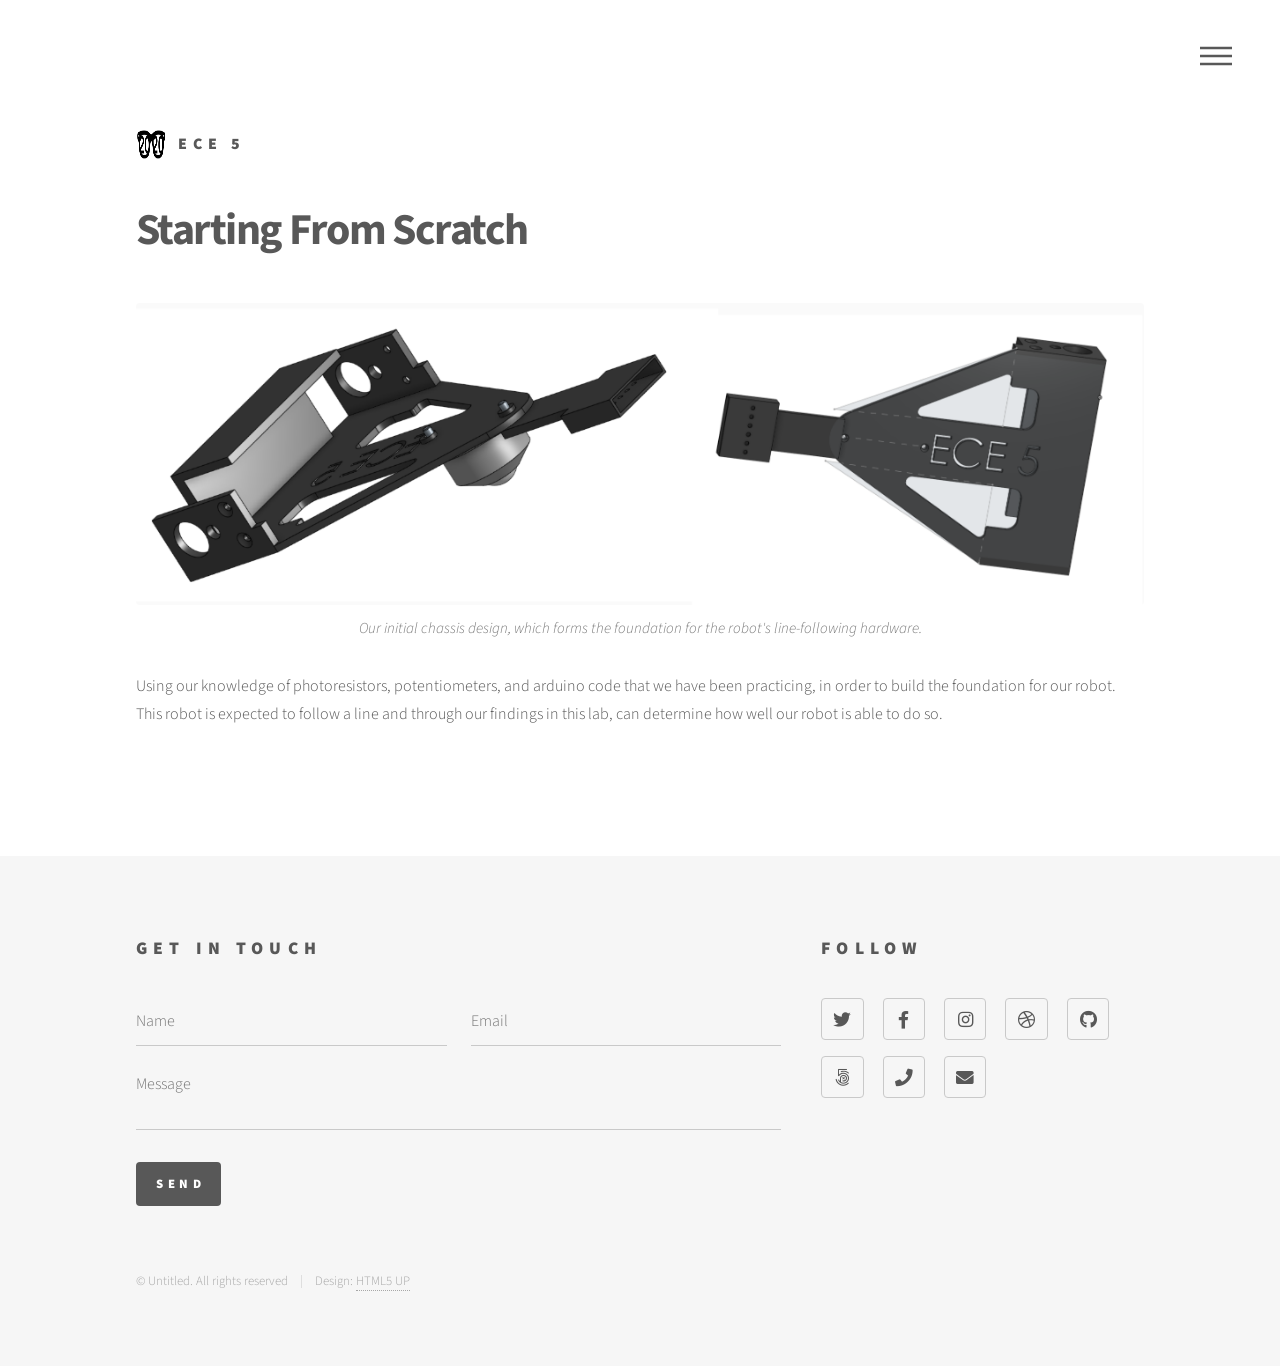
<file: generic.html>
<!DOCTYPE HTML>
<!--
	Phantom by HTML5 UP
	html5up.net | @ajlkn
	Free for personal and commercial use under the CCA 3.0 license (html5up.net/license)
-->
<html>
	<head>
		<title>Generic - Phantom by HTML5 UP</title>
		<meta charset="utf-8" />
		<meta name="viewport" content="width=device-width, initial-scale=1, user-scalable=no" />
		<link rel="stylesheet" href="assets/css/main.css" />
		<noscript><link rel="stylesheet" href="assets/css/noscript.css" /></noscript>
	</head>
	<body class="is-preload">
		<!-- Wrapper -->
			<div id="wrapper">

				<!-- Header -->
					<header id="header">
						<div class="inner">

							<!-- Logo -->
								<a href="index.html" class="logo">
									<span class="symbol"><img src="images/logo_ece5.png" alt="" /></span><span class="title">ECE 5</span>
								</a>

							<!-- Nav -->
								<nav>
									<ul>
										<li><a href="#menu">Menu</a></li>
									</ul>
								</nav>

						</div>
					</header>

				<!-- Menu -->
					<nav id="menu">
						<h2>Menu</h2>
						<ul>
							<li><a href="index.html">Home</a></li>
							<li><a href="generic.html">Starting From Scratch</a></li>
							<li><a href="assemblymaking.html">Assembly Making</a></li>
							<li><a href="testrun.html">Testing Phase</a></li>

						</ul>
					</nav>

				<!-- Main -->
					<div id="main">
						<div class="inner">
							<h1>Starting From Scratch</h1>
							<figure class="image-caption">
								<span class="image main"><img src="images/chassis.png" alt="Robot chassis design" /></span>
								<figcaption>Our initial chassis design, which forms the foundation for the robot's line-following hardware.</figcaption>
							</figure>
							<p>Using our knowledge of photoresistors, potentiometers, and arduino code that we have been practicing, in order to build the foundation for our robot. 
								This robot is expected to follow a line and through our findings in this lab, can determine how well our robot is able to do so.</p>
						</div>
					</div>

				<!-- Footer -->
					<footer id="footer">
						<div class="inner">
							<section>
								<h2>Get in touch</h2>
								<form method="post" action="#">
									<div class="fields">
										<div class="field half">
											<input type="text" name="name" id="name" placeholder="Name" />
										</div>
										<div class="field half">
											<input type="email" name="email" id="email" placeholder="Email" />
										</div>
										<div class="field">
											<textarea name="message" id="message" placeholder="Message"></textarea>
										</div>
									</div>
									<ul class="actions">
										<li><input type="submit" value="Send" class="primary" /></li>
									</ul>
								</form>
							</section>
							<section>
								<h2>Follow</h2>
								<ul class="icons">
									<li><a href="#" class="icon brands style2 fa-twitter"><span class="label">Twitter</span></a></li>
									<li><a href="#" class="icon brands style2 fa-facebook-f"><span class="label">Facebook</span></a></li>
									<li><a href="#" class="icon brands style2 fa-instagram"><span class="label">Instagram</span></a></li>
									<li><a href="#" class="icon brands style2 fa-dribbble"><span class="label">Dribbble</span></a></li>
									<li><a href="#" class="icon brands style2 fa-github"><span class="label">GitHub</span></a></li>
									<li><a href="#" class="icon brands style2 fa-500px"><span class="label">500px</span></a></li>
									<li><a href="#" class="icon solid style2 fa-phone"><span class="label">Phone</span></a></li>
									<li><a href="#" class="icon solid style2 fa-envelope"><span class="label">Email</span></a></li>
								</ul>
							</section>
							<ul class="copyright">
								<li>&copy; Untitled. All rights reserved</li><li>Design: <a href="http://html5up.net">HTML5 UP</a></li>
							</ul>
						</div>
					</footer>

			</div>

		<!-- Scripts -->
			<script src="assets/js/jquery.min.js"></script>
			<script src="assets/js/browser.min.js"></script>
			<script src="assets/js/breakpoints.min.js"></script>
			<script src="assets/js/util.js"></script>
			<script src="assets/js/main.js"></script>

	</body>
</html>
</file>
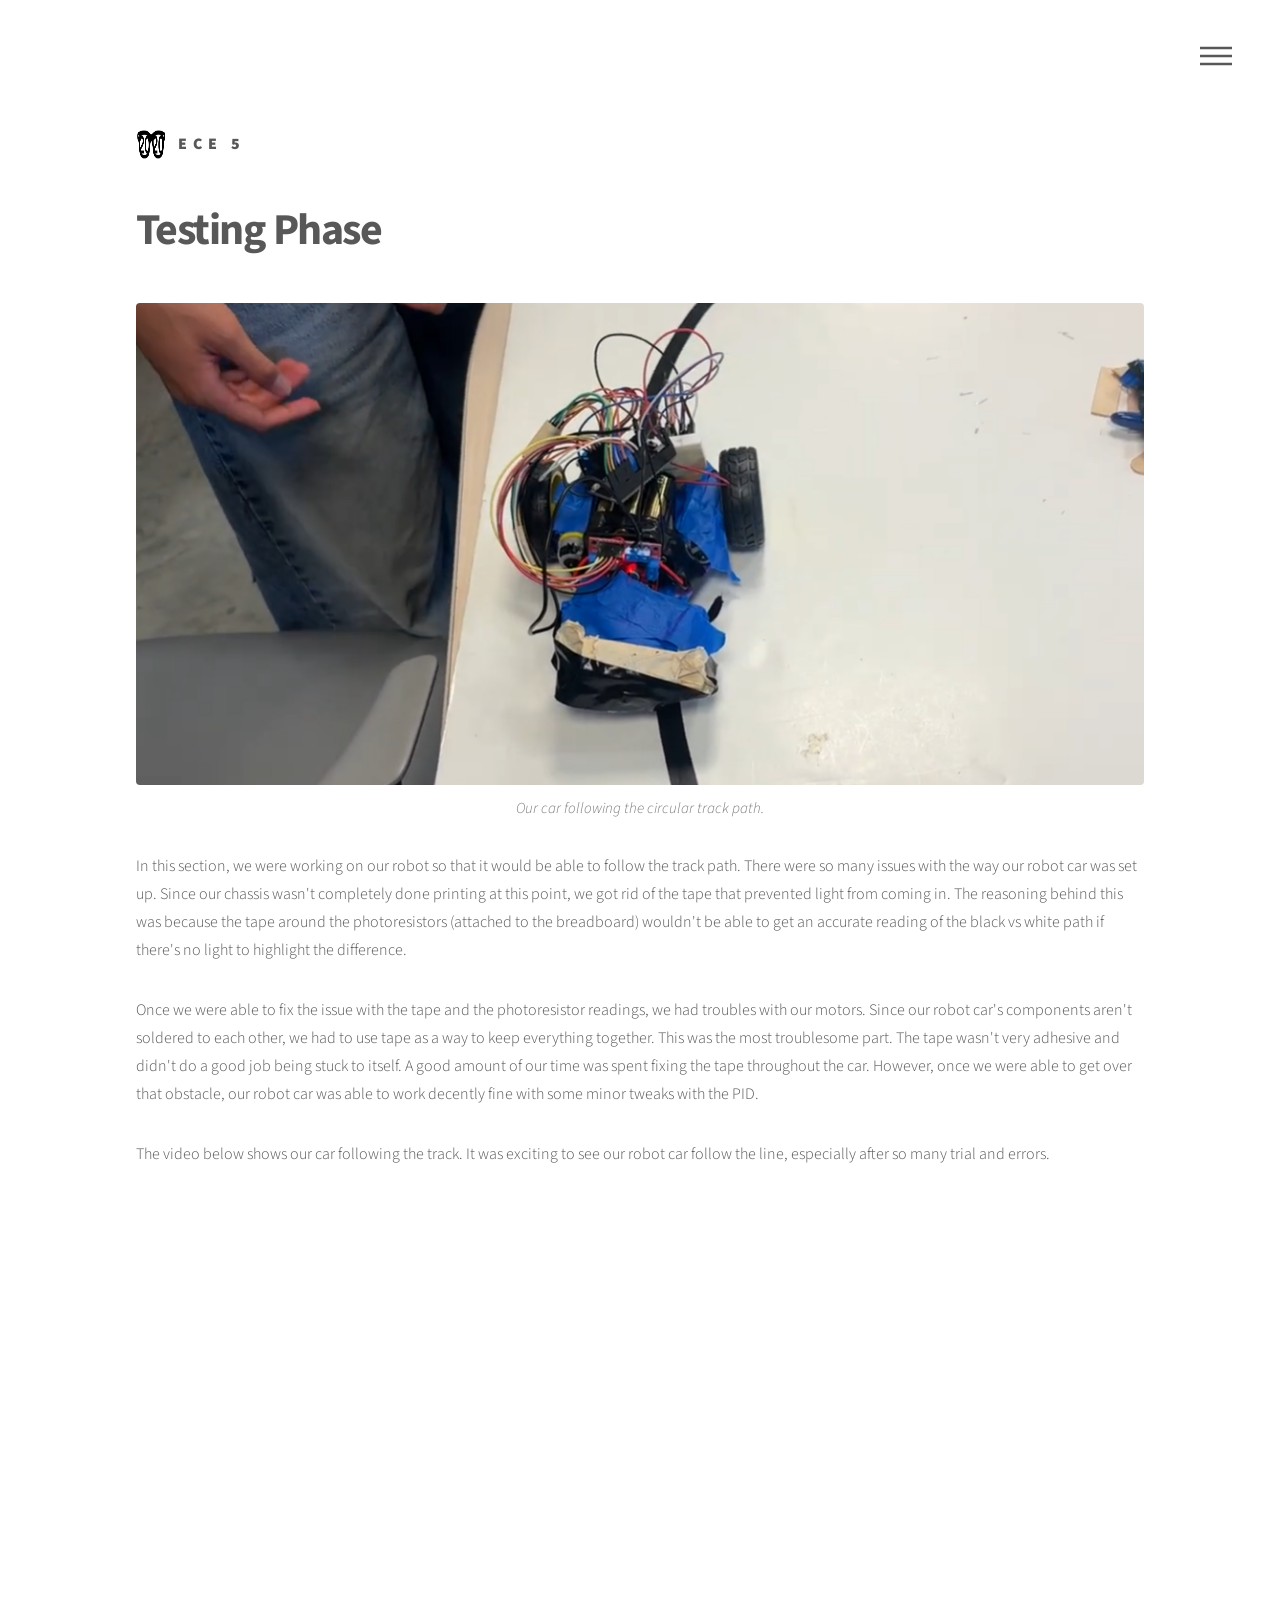
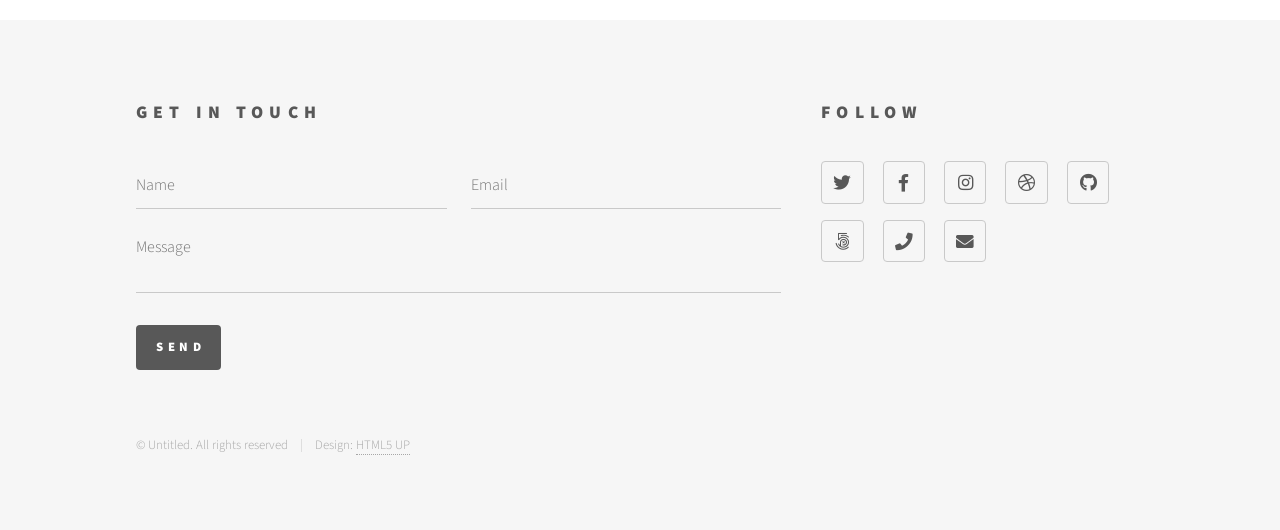
<file: testrun.html>
<!DOCTYPE HTML>
<!--
	Phantom by HTML5 UP
	html5up.net | @ajlkn
	Free for personal and commercial use under the CCA 3.0 license (html5up.net/license)
-->
<html>
	<head>
		<title>Generic - Phantom by HTML5 UP</title>
		<meta charset="utf-8" />
		<meta name="viewport" content="width=device-width, initial-scale=1, user-scalable=no" />
		<link rel="stylesheet" href="assets/css/main.css" />
		<noscript><link rel="stylesheet" href="assets/css/noscript.css" /></noscript>
	</head>
	<body class="is-preload">
		<!-- Wrapper -->
			<div id="wrapper">

				<!-- Header -->
					<header id="header">
						<div class="inner">

							<!-- Logo -->
								<a href="index.html" class="logo">
									<span class="symbol"><img src="images/logo_ece5.png" alt="" /></span><span class="title">ECE 5</span>
								</a>

							<!-- Nav -->
								<nav>
									<ul>
										<li><a href="#menu">Menu</a></li>
									</ul>
								</nav>

						</div>
					</header>

				<!-- Menu -->
					<nav id="menu">
						<h2>Menu</h2>
						<ul>
							<li><a href="index.html">Home</a></li>
							<li><a href="generic.html">Starting From Scratch</a></li>
							<li><a href="assemblymaking.html">Assembly Making</a></li>
							<li><a href="testrun.html">Testing Phase</a></li>
						</ul>
					</nav>

				<!-- Main -->
					<div id="main">
						<div class="inner">
							<h1>Testing Phase</h1>
							<figure class="image-caption">
								<span class="image main"><img src="images/testing_car.png" alt="Robot car on the line" /></span>
								<figcaption>Our car following the circular track path.</figcaption>
							</figure>
							<p>In this section, we were working on our robot so that it would be able to follow the track path. There were so many issues with the way our
								robot car was set up. Since our chassis wasn't completely done printing at this point, we got rid of the tape that prevented light from coming in. 
								The reasoning behind this was because the tape around the photoresistors (attached to the breadboard) wouldn't be able to get an accurate reading of
								the black vs white path if there's no light to highlight the difference. 
							</p>
							<p>Once we were able to fix the issue with the tape and the photoresistor readings, we had troubles with our motors. Since our robot car's components aren't 
								soldered to each other, we had to use tape as a way to keep everything together. This was the most troublesome part. The tape wasn't very adhesive and 
								didn't do a good job being stuck to itself. A good amount of our time was spent fixing the tape throughout the car. However, once we were able to get over 
								that obstacle, our robot car was able to work decently fine with some minor tweaks with the PID.
							</p>
							<p>The video below shows our car following the track. It was exciting to see our robot car follow the line, especially after so many trial and errors.</p>
							<iframe width="560" height="315" src="https://www.youtube.com/embed/dmlZdU2YWFI?si=e8sq2zyEajN80awi" title="YouTube video player" frameborder="0" allow="accelerometer; autoplay; clipboard-write; encrypted-media; gyroscope; picture-in-picture; web-share" referrerpolicy="strict-origin-when-cross-origin" allowfullscreen></iframe>
							</iframe>
						</div>
					</div>

				<!-- Footer -->
					<footer id="footer">
						<div class="inner">
							<section>
								<h2>Get in touch</h2>
								<form method="post" action="#">
									<div class="fields">
										<div class="field half">
											<input type="text" name="name" id="name" placeholder="Name" />
										</div>
										<div class="field half">
											<input type="email" name="email" id="email" placeholder="Email" />
										</div>
										<div class="field">
											<textarea name="message" id="message" placeholder="Message"></textarea>
										</div>
									</div>
									<ul class="actions">
										<li><input type="submit" value="Send" class="primary" /></li>
									</ul>
								</form>
							</section>
							<section>
								<h2>Follow</h2>
								<ul class="icons">
									<li><a href="#" class="icon brands style2 fa-twitter"><span class="label">Twitter</span></a></li>
									<li><a href="#" class="icon brands style2 fa-facebook-f"><span class="label">Facebook</span></a></li>
									<li><a href="#" class="icon brands style2 fa-instagram"><span class="label">Instagram</span></a></li>
									<li><a href="#" class="icon brands style2 fa-dribbble"><span class="label">Dribbble</span></a></li>
									<li><a href="#" class="icon brands style2 fa-github"><span class="label">GitHub</span></a></li>
									<li><a href="#" class="icon brands style2 fa-500px"><span class="label">500px</span></a></li>
									<li><a href="#" class="icon solid style2 fa-phone"><span class="label">Phone</span></a></li>
									<li><a href="#" class="icon solid style2 fa-envelope"><span class="label">Email</span></a></li>
								</ul>
							</section>
							<ul class="copyright">
								<li>&copy; Untitled. All rights reserved</li><li>Design: <a href="http://html5up.net">HTML5 UP</a></li>
							</ul>
						</div>
					</footer>

			</div>

		<!-- Scripts -->
			<script src="assets/js/jquery.min.js"></script>
			<script src="assets/js/browser.min.js"></script>
			<script src="assets/js/breakpoints.min.js"></script>
			<script src="assets/js/util.js"></script>
			<script src="assets/js/main.js"></script>

	</body>
</html>
</file>
<file: assets/css/noscript.css>
/*
	Phantom by HTML5 UP
	html5up.net | @ajlkn
	Free for personal and commercial use under the CCA 3.0 license (html5up.net/license)
*/

/* Tiles */

	body.is-preload .tiles article {
		-moz-transform: none;
		-webkit-transform: none;
		-ms-transform: none;
		transform: none;
		opacity: 1;
	}
</file>
<file: assets/css/main.css>
@import url(fontawesome-all.min.css);
@import url("https://fonts.googleapis.com/css?family=Source+Sans+Pro:300,700,900");

/*
	Phantom by HTML5 UP
	html5up.net | @ajlkn
	Free for personal and commercial use under the CCA 3.0 license (html5up.net/license)
*/

html, body, div, span, applet, object,
iframe, h1, h2, h3, h4, h5, h6, p, blockquote,
pre, a, abbr, acronym, address, big, cite,
code, del, dfn, em, img, ins, kbd, q, s, samp,
small, strike, strong, sub, sup, tt, var, b,
u, i, center, dl, dt, dd, ol, ul, li, fieldset,
form, label, legend, table, caption, tbody,
tfoot, thead, tr, th, td, article, aside,
canvas, details, embed, figure, figcaption,
footer, header, hgroup, menu, nav, output, ruby,
section, summary, time, mark, audio, video {
	margin: 0;
	padding: 0;
	border: 0;
	font-size: 100%;
	font: inherit;
	vertical-align: baseline;}

article, aside, details, figcaption, figure,
footer, header, hgroup, menu, nav, section {
	display: block;}

body {
	line-height: 1;
}

ol, ul {
	list-style: none;
}

blockquote, q {
	quotes: none;
}

	blockquote:before, blockquote:after, q:before, q:after {
		content: '';
		content: none;
	}

table {
	border-collapse: collapse;
	border-spacing: 0;
}

body {
	-webkit-text-size-adjust: none;
}

mark {
	background-color: transparent;
	color: inherit;
}

input::-moz-focus-inner {
	border: 0;
	padding: 0;
}

input, select, textarea {
	-moz-appearance: none;
	-webkit-appearance: none;
	-ms-appearance: none;
	appearance: none;
}

/* Basic */

	@-ms-viewport {
		width: device-width;
	}

	body {
		-ms-overflow-style: scrollbar;
	}

	@media screen and (max-width: 480px) {

		html, body {
			min-width: 320px;
		}

	}

	html {
		box-sizing: border-box;
	}

	*, *:before, *:after {
		box-sizing: inherit;
	}

	body {
		background: #ffffff;
	}

		body.is-preload *, body.is-preload *:before, body.is-preload *:after {
			-moz-animation: none !important;
			-webkit-animation: none !important;
			-ms-animation: none !important;
			animation: none !important;
			-moz-transition: none !important;
			-webkit-transition: none !important;
			-ms-transition: none !important;
			transition: none !important;
		}

/* Type */

	body, input, select, textarea {
		color: #585858;
		font-family: "Source Sans Pro", Helvetica, sans-serif;
		font-size: 16pt;
		font-weight: 300;
		line-height: 1.75;
	}

		@media screen and (max-width: 1680px) {

			body, input, select, textarea {
				font-size: 14pt;
			}

		}

		@media screen and (max-width: 1280px) {

			body, input, select, textarea {
				font-size: 12pt;
			}

		}

	a {
		-moz-transition: border-bottom-color 0.2s ease, color 0.2s ease;
		-webkit-transition: border-bottom-color 0.2s ease, color 0.2s ease;
		-ms-transition: border-bottom-color 0.2s ease, color 0.2s ease;
		transition: border-bottom-color 0.2s ease, color 0.2s ease;
		text-decoration: none;
		color: #585858;
		border-bottom: dotted 1px rgba(88, 88, 88, 0.5);
	}

		a:hover {
			border-bottom-color: transparent;
			color: #f2849e !important;
		}

	strong, b {
		font-weight: 900;
	}

	em, i {
		font-style: italic;
	}

	p {
		margin: 0 0 2em 0;
	}

	h1 {
		font-size: 2.75em;
		font-weight: 700;
		line-height: 1.3;
		margin: 0 0 1em 0;
		letter-spacing: -0.035em;
	}

		h1 a {
			color: inherit;
		}

		@media screen and (max-width: 736px) {

			h1 {
				font-size: 2em;
				margin: 0 0 1em 0;
			}

		}

		@media screen and (max-width: 360px) {

			h1 {
				font-size: 1.75em;
			}

		}

	h2, h3, h4, h5, h6 {
		font-weight: 900;
		line-height: 1.5;
		margin: 0 0 2em 0;
		text-transform: uppercase;
		letter-spacing: 0.35em;
	}

		h2 a, h3 a, h4 a, h5 a, h6 a {
			color: inherit;
		}

	h2 {
		font-size: 1.1em;
	}

	h3 {
		font-size: 1em;
	}

	h4 {
		font-size: 0.8em;
	}

	h5 {
		font-size: 0.8em;
	}

	h6 {
		font-size: 0.8em;
	}

	@media screen and (max-width: 980px) {

		h1 br, h2 br, h3 br, h4 br, h5 br, h6 br {
			display: none;
		}

	}

	@media screen and (max-width: 736px) {

		h2 {
			font-size: 1em;
		}

		h3 {
			font-size: 0.8em;
		}

	}

	sub {
		font-size: 0.8em;
		position: relative;
		top: 0.5em;
	}

	sup {
		font-size: 0.8em;
		position: relative;
		top: -0.5em;
	}

	blockquote {
		border-left: solid 4px #c9c9c9;
		font-style: italic;
		margin: 0 0 2em 0;
		padding: 0.5em 0 0.5em 2em;
	}

	code {
		background: rgba(144, 144, 144, 0.075);
		border-radius: 4px;
		border: solid 1px #c9c9c9;
		font-family: "Courier New", monospace;
		font-size: 0.9em;
		margin: 0 0.25em;
		padding: 0.25em 0.65em;
	}

	pre {
		-webkit-overflow-scrolling: touch;
		font-family: "Courier New", monospace;
		font-size: 0.9em;
		margin: 0 0 2em 0;
	}

		pre code {
			display: block;
			line-height: 1.75;
			padding: 1em 1.5em;
			overflow-x: auto;
		}

	hr {
		border: 0;
		border-bottom: solid 1px #c9c9c9;
		margin: 2em 0;
	}

		hr.major {
			margin: 3em 0;
		}

	.align-left {
		text-align: left;
	}

	.align-center {
		text-align: center;
	}

	.align-right {
		text-align: right;
	}

/* Row */

	.row {
		display: flex;
		flex-wrap: wrap;
		box-sizing: border-box;
		align-items: stretch;
	}

		.row > * {
			box-sizing: border-box;
		}

		.row.gtr-uniform > * > :last-child {
			margin-bottom: 0;
		}

		.row.aln-left {
			justify-content: flex-start;
		}

		.row.aln-center {
			justify-content: center;
		}

		.row.aln-right {
			justify-content: flex-end;
		}

		.row.aln-top {
			align-items: flex-start;
		}

		.row.aln-middle {
			align-items: center;
		}

		.row.aln-bottom {
			align-items: flex-end;
		}

		.row > .imp {
			order: -1;
		}

		.row > .col-1 {
			width: 8.33333%;
		}

		.row > .off-1 {
			margin-left: 8.33333%;
		}

		.row > .col-2 {
			width: 16.66667%;
		}

		.row > .off-2 {
			margin-left: 16.66667%;
		}

		.row > .col-3 {
			width: 25%;
		}

		.row > .off-3 {
			margin-left: 25%;
		}

		.row > .col-4 {
			width: 33.33333%;
		}

		.row > .off-4 {
			margin-left: 33.33333%;
		}

		.row > .col-5 {
			width: 41.66667%;
		}

		.row > .off-5 {
			margin-left: 41.66667%;
		}

		.row > .col-6 {
			width: 50%;
		}

		.row > .off-6 {
			margin-left: 50%;
		}

		.row > .col-7 {
			width: 58.33333%;
		}

		.row > .off-7 {
			margin-left: 58.33333%;
		}

		.row > .col-8 {
			width: 66.66667%;
		}

		.row > .off-8 {
			margin-left: 66.66667%;
		}

		.row > .col-9 {
			width: 75%;
		}

		.row > .off-9 {
			margin-left: 75%;
		}

		.row > .col-10 {
			width: 83.33333%;
		}

		.row > .off-10 {
			margin-left: 83.33333%;
		}

		.row > .col-11 {
			width: 91.66667%;
		}

		.row > .off-11 {
			margin-left: 91.66667%;
		}

		.row > .col-12 {
			width: 100%;
		}

		.row > .off-12 {
			margin-left: 100%;
		}

		.row.gtr-0 {
			margin-top: 0;
			margin-left: 0em;
		}

			.row.gtr-0 > * {
				padding: 0 0 0 0em;
			}

			.row.gtr-0.gtr-uniform {
				margin-top: 0em;
			}

				.row.gtr-0.gtr-uniform > * {
					padding-top: 0em;
				}

		.row.gtr-25 {
			margin-top: 0;
			margin-left: -0.5em;
		}

			.row.gtr-25 > * {
				padding: 0 0 0 0.5em;
			}

			.row.gtr-25.gtr-uniform {
				margin-top: -0.5em;
			}

				.row.gtr-25.gtr-uniform > * {
					padding-top: 0.5em;
				}

		.row.gtr-50 {
			margin-top: 0;
			margin-left: -1em;
		}

			.row.gtr-50 > * {
				padding: 0 0 0 1em;
			}

			.row.gtr-50.gtr-uniform {
				margin-top: -1em;
			}

				.row.gtr-50.gtr-uniform > * {
					padding-top: 1em;
				}

		.row {
			margin-top: 0;
			margin-left: -2em;
		}

			.row > * {
				padding: 0 0 0 2em;
			}

			.row.gtr-uniform {
				margin-top: -2em;
			}

				.row.gtr-uniform > * {
					padding-top: 2em;
				}

		.row.gtr-150 {
			margin-top: 0;
			margin-left: -3em;
		}

			.row.gtr-150 > * {
				padding: 0 0 0 3em;
			}

			.row.gtr-150.gtr-uniform {
				margin-top: -3em;
			}

				.row.gtr-150.gtr-uniform > * {
					padding-top: 3em;
				}

		.row.gtr-200 {
			margin-top: 0;
			margin-left: -4em;
		}

			.row.gtr-200 > * {
				padding: 0 0 0 4em;
			}

			.row.gtr-200.gtr-uniform {
				margin-top: -4em;
			}

				.row.gtr-200.gtr-uniform > * {
					padding-top: 4em;
				}

		@media screen and (max-width: 1680px) {

			.row {
				display: flex;
				flex-wrap: wrap;
				box-sizing: border-box;
				align-items: stretch;
			}

				.row > * {
					box-sizing: border-box;
				}

				.row.gtr-uniform > * > :last-child {
					margin-bottom: 0;
				}

				.row.aln-left {
					justify-content: flex-start;
				}

				.row.aln-center {
					justify-content: center;
				}

				.row.aln-right {
					justify-content: flex-end;
				}

				.row.aln-top {
					align-items: flex-start;
				}

				.row.aln-middle {
					align-items: center;
				}

				.row.aln-bottom {
					align-items: flex-end;
				}

				.row > .imp-xlarge {
					order: -1;
				}

				.row > .col-1-xlarge {
					width: 8.33333%;
				}

				.row > .off-1-xlarge {
					margin-left: 8.33333%;
				}

				.row > .col-2-xlarge {
					width: 16.66667%;
				}

				.row > .off-2-xlarge {
					margin-left: 16.66667%;
				}

				.row > .col-3-xlarge {
					width: 25%;
				}

				.row > .off-3-xlarge {
					margin-left: 25%;
				}

				.row > .col-4-xlarge {
					width: 33.33333%;
				}

				.row > .off-4-xlarge {
					margin-left: 33.33333%;
				}

				.row > .col-5-xlarge {
					width: 41.66667%;
				}

				.row > .off-5-xlarge {
					margin-left: 41.66667%;
				}

				.row > .col-6-xlarge {
					width: 50%;
				}

				.row > .off-6-xlarge {
					margin-left: 50%;
				}

				.row > .col-7-xlarge {
					width: 58.33333%;
				}

				.row > .off-7-xlarge {
					margin-left: 58.33333%;
				}

				.row > .col-8-xlarge {
					width: 66.66667%;
				}

				.row > .off-8-xlarge {
					margin-left: 66.66667%;
				}

				.row > .col-9-xlarge {
					width: 75%;
				}

				.row > .off-9-xlarge {
					margin-left: 75%;
				}

				.row > .col-10-xlarge {
					width: 83.33333%;
				}

				.row > .off-10-xlarge {
					margin-left: 83.33333%;
				}

				.row > .col-11-xlarge {
					width: 91.66667%;
				}

				.row > .off-11-xlarge {
					margin-left: 91.66667%;
				}

				.row > .col-12-xlarge {
					width: 100%;
				}

				.row > .off-12-xlarge {
					margin-left: 100%;
				}

				.row.gtr-0 {
					margin-top: 0;
					margin-left: 0em;
				}

					.row.gtr-0 > * {
						padding: 0 0 0 0em;
					}

					.row.gtr-0.gtr-uniform {
						margin-top: 0em;
					}

						.row.gtr-0.gtr-uniform > * {
							padding-top: 0em;
						}

				.row.gtr-25 {
					margin-top: 0;
					margin-left: -0.5em;
				}

					.row.gtr-25 > * {
						padding: 0 0 0 0.5em;
					}

					.row.gtr-25.gtr-uniform {
						margin-top: -0.5em;
					}

						.row.gtr-25.gtr-uniform > * {
							padding-top: 0.5em;
						}

				.row.gtr-50 {
					margin-top: 0;
					margin-left: -1em;
				}

					.row.gtr-50 > * {
						padding: 0 0 0 1em;
					}

					.row.gtr-50.gtr-uniform {
						margin-top: -1em;
					}

						.row.gtr-50.gtr-uniform > * {
							padding-top: 1em;
						}

				.row {
					margin-top: 0;
					margin-left: -2em;
				}

					.row > * {
						padding: 0 0 0 2em;
					}

					.row.gtr-uniform {
						margin-top: -2em;
					}

						.row.gtr-uniform > * {
							padding-top: 2em;
						}

				.row.gtr-150 {
					margin-top: 0;
					margin-left: -3em;
				}

					.row.gtr-150 > * {
						padding: 0 0 0 3em;
					}

					.row.gtr-150.gtr-uniform {
						margin-top: -3em;
					}

						.row.gtr-150.gtr-uniform > * {
							padding-top: 3em;
						}

				.row.gtr-200 {
					margin-top: 0;
					margin-left: -4em;
				}

					.row.gtr-200 > * {
						padding: 0 0 0 4em;
					}

					.row.gtr-200.gtr-uniform {
						margin-top: -4em;
					}

						.row.gtr-200.gtr-uniform > * {
							padding-top: 4em;
						}

		}

		@media screen and (max-width: 1280px) {

			.row {
				display: flex;
				flex-wrap: wrap;
				box-sizing: border-box;
				align-items: stretch;
			}

				.row > * {
					box-sizing: border-box;
				}

				.row.gtr-uniform > * > :last-child {
					margin-bottom: 0;
				}

				.row.aln-left {
					justify-content: flex-start;
				}

				.row.aln-center {
					justify-content: center;
				}

				.row.aln-right {
					justify-content: flex-end;
				}

				.row.aln-top {
					align-items: flex-start;
				}

				.row.aln-middle {
					align-items: center;
				}

				.row.aln-bottom {
					align-items: flex-end;
				}

				.row > .imp-large {
					order: -1;
				}

				.row > .col-1-large {
					width: 8.33333%;
				}

				.row > .off-1-large {
					margin-left: 8.33333%;
				}

				.row > .col-2-large {
					width: 16.66667%;
				}

				.row > .off-2-large {
					margin-left: 16.66667%;
				}

				.row > .col-3-large {
					width: 25%;
				}

				.row > .off-3-large {
					margin-left: 25%;
				}

				.row > .col-4-large {
					width: 33.33333%;
				}

				.row > .off-4-large {
					margin-left: 33.33333%;
				}

				.row > .col-5-large {
					width: 41.66667%;
				}

				.row > .off-5-large {
					margin-left: 41.66667%;
				}

				.row > .col-6-large {
					width: 50%;
				}

				.row > .off-6-large {
					margin-left: 50%;
				}

				.row > .col-7-large {
					width: 58.33333%;
				}

				.row > .off-7-large {
					margin-left: 58.33333%;
				}

				.row > .col-8-large {
					width: 66.66667%;
				}

				.row > .off-8-large {
					margin-left: 66.66667%;
				}

				.row > .col-9-large {
					width: 75%;
				}

				.row > .off-9-large {
					margin-left: 75%;
				}

				.row > .col-10-large {
					width: 83.33333%;
				}

				.row > .off-10-large {
					margin-left: 83.33333%;
				}

				.row > .col-11-large {
					width: 91.66667%;
				}

				.row > .off-11-large {
					margin-left: 91.66667%;
				}

				.row > .col-12-large {
					width: 100%;
				}

				.row > .off-12-large {
					margin-left: 100%;
				}

				.row.gtr-0 {
					margin-top: 0;
					margin-left: 0em;
				}

					.row.gtr-0 > * {
						padding: 0 0 0 0em;
					}

					.row.gtr-0.gtr-uniform {
						margin-top: 0em;
					}

						.row.gtr-0.gtr-uniform > * {
							padding-top: 0em;
						}

				.row.gtr-25 {
					margin-top: 0;
					margin-left: -0.5em;
				}

					.row.gtr-25 > * {
						padding: 0 0 0 0.5em;
					}

					.row.gtr-25.gtr-uniform {
						margin-top: -0.5em;
					}

						.row.gtr-25.gtr-uniform > * {
							padding-top: 0.5em;
						}

				.row.gtr-50 {
					margin-top: 0;
					margin-left: -1em;
				}

					.row.gtr-50 > * {
						padding: 0 0 0 1em;
					}

					.row.gtr-50.gtr-uniform {
						margin-top: -1em;
					}

						.row.gtr-50.gtr-uniform > * {
							padding-top: 1em;
						}

				.row {
					margin-top: 0;
					margin-left: -2em;
				}

					.row > * {
						padding: 0 0 0 2em;
					}

					.row.gtr-uniform {
						margin-top: -2em;
					}

						.row.gtr-uniform > * {
							padding-top: 2em;
						}

				.row.gtr-150 {
					margin-top: 0;
					margin-left: -3em;
				}

					.row.gtr-150 > * {
						padding: 0 0 0 3em;
					}

					.row.gtr-150.gtr-uniform {
						margin-top: -3em;
					}

						.row.gtr-150.gtr-uniform > * {
							padding-top: 3em;
						}

				.row.gtr-200 {
					margin-top: 0;
					margin-left: -4em;
				}

					.row.gtr-200 > * {
						padding: 0 0 0 4em;
					}

					.row.gtr-200.gtr-uniform {
						margin-top: -4em;
					}

						.row.gtr-200.gtr-uniform > * {
							padding-top: 4em;
						}

		}

		@media screen and (max-width: 980px) {

			.row {
				display: flex;
				flex-wrap: wrap;
				box-sizing: border-box;
				align-items: stretch;
			}

				.row > * {
					box-sizing: border-box;
				}

				.row.gtr-uniform > * > :last-child {
					margin-bottom: 0;
				}

				.row.aln-left {
					justify-content: flex-start;
				}

				.row.aln-center {
					justify-content: center;
				}

				.row.aln-right {
					justify-content: flex-end;
				}

				.row.aln-top {
					align-items: flex-start;
				}

				.row.aln-middle {
					align-items: center;
				}

				.row.aln-bottom {
					align-items: flex-end;
				}

				.row > .imp-medium {
					order: -1;
				}

				.row > .col-1-medium {
					width: 8.33333%;
				}

				.row > .off-1-medium {
					margin-left: 8.33333%;
				}

				.row > .col-2-medium {
					width: 16.66667%;
				}

				.row > .off-2-medium {
					margin-left: 16.66667%;
				}

				.row > .col-3-medium {
					width: 25%;
				}

				.row > .off-3-medium {
					margin-left: 25%;
				}

				.row > .col-4-medium {
					width: 33.33333%;
				}

				.row > .off-4-medium {
					margin-left: 33.33333%;
				}

				.row > .col-5-medium {
					width: 41.66667%;
				}

				.row > .off-5-medium {
					margin-left: 41.66667%;
				}

				.row > .col-6-medium {
					width: 50%;
				}

				.row > .off-6-medium {
					margin-left: 50%;
				}

				.row > .col-7-medium {
					width: 58.33333%;
				}

				.row > .off-7-medium {
					margin-left: 58.33333%;
				}

				.row > .col-8-medium {
					width: 66.66667%;
				}

				.row > .off-8-medium {
					margin-left: 66.66667%;
				}

				.row > .col-9-medium {
					width: 75%;
				}

				.row > .off-9-medium {
					margin-left: 75%;
				}

				.row > .col-10-medium {
					width: 83.33333%;
				}

				.row > .off-10-medium {
					margin-left: 83.33333%;
				}

				.row > .col-11-medium {
					width: 91.66667%;
				}

				.row > .off-11-medium {
					margin-left: 91.66667%;
				}

				.row > .col-12-medium {
					width: 100%;
				}

				.row > .off-12-medium {
					margin-left: 100%;
				}

				.row.gtr-0 {
					margin-top: 0;
					margin-left: 0em;
				}

					.row.gtr-0 > * {
						padding: 0 0 0 0em;
					}

					.row.gtr-0.gtr-uniform {
						margin-top: 0em;
					}

						.row.gtr-0.gtr-uniform > * {
							padding-top: 0em;
						}

				.row.gtr-25 {
					margin-top: 0;
					margin-left: -0.375em;
				}

					.row.gtr-25 > * {
						padding: 0 0 0 0.375em;
					}

					.row.gtr-25.gtr-uniform {
						margin-top: -0.375em;
					}

						.row.gtr-25.gtr-uniform > * {
							padding-top: 0.375em;
						}

				.row.gtr-50 {
					margin-top: 0;
					margin-left: -0.75em;
				}

					.row.gtr-50 > * {
						padding: 0 0 0 0.75em;
					}

					.row.gtr-50.gtr-uniform {
						margin-top: -0.75em;
					}

						.row.gtr-50.gtr-uniform > * {
							padding-top: 0.75em;
						}

				.row {
					margin-top: 0;
					margin-left: -1.5em;
				}

					.row > * {
						padding: 0 0 0 1.5em;
					}

					.row.gtr-uniform {
						margin-top: -1.5em;
					}

						.row.gtr-uniform > * {
							padding-top: 1.5em;
						}

				.row.gtr-150 {
					margin-top: 0;
					margin-left: -2.25em;
				}

					.row.gtr-150 > * {
						padding: 0 0 0 2.25em;
					}

					.row.gtr-150.gtr-uniform {
						margin-top: -2.25em;
					}

						.row.gtr-150.gtr-uniform > * {
							padding-top: 2.25em;
						}

				.row.gtr-200 {
					margin-top: 0;
					margin-left: -3em;
				}

					.row.gtr-200 > * {
						padding: 0 0 0 3em;
					}

					.row.gtr-200.gtr-uniform {
						margin-top: -3em;
					}

						.row.gtr-200.gtr-uniform > * {
							padding-top: 3em;
						}

		}

		@media screen and (max-width: 736px) {

			.row {
				display: flex;
				flex-wrap: wrap;
				box-sizing: border-box;
				align-items: stretch;
			}

				.row > * {
					box-sizing: border-box;
				}

				.row.gtr-uniform > * > :last-child {
					margin-bottom: 0;
				}

				.row.aln-left {
					justify-content: flex-start;
				}

				.row.aln-center {
					justify-content: center;
				}

				.row.aln-right {
					justify-content: flex-end;
				}

				.row.aln-top {
					align-items: flex-start;
				}

				.row.aln-middle {
					align-items: center;
				}

				.row.aln-bottom {
					align-items: flex-end;
				}

				.row > .imp-small {
					order: -1;
				}

				.row > .col-1-small {
					width: 8.33333%;
				}

				.row > .off-1-small {
					margin-left: 8.33333%;
				}

				.row > .col-2-small {
					width: 16.66667%;
				}

				.row > .off-2-small {
					margin-left: 16.66667%;
				}

				.row > .col-3-small {
					width: 25%;
				}

				.row > .off-3-small {
					margin-left: 25%;
				}

				.row > .col-4-small {
					width: 33.33333%;
				}

				.row > .off-4-small {
					margin-left: 33.33333%;
				}

				.row > .col-5-small {
					width: 41.66667%;
				}

				.row > .off-5-small {
					margin-left: 41.66667%;
				}

				.row > .col-6-small {
					width: 50%;
				}

				.row > .off-6-small {
					margin-left: 50%;
				}

				.row > .col-7-small {
					width: 58.33333%;
				}

				.row > .off-7-small {
					margin-left: 58.33333%;
				}

				.row > .col-8-small {
					width: 66.66667%;
				}

				.row > .off-8-small {
					margin-left: 66.66667%;
				}

				.row > .col-9-small {
					width: 75%;
				}

				.row > .off-9-small {
					margin-left: 75%;
				}

				.row > .col-10-small {
					width: 83.33333%;
				}

				.row > .off-10-small {
					margin-left: 83.33333%;
				}

				.row > .col-11-small {
					width: 91.66667%;
				}

				.row > .off-11-small {
					margin-left: 91.66667%;
				}

				.row > .col-12-small {
					width: 100%;
				}

				.row > .off-12-small {
					margin-left: 100%;
				}

				.row.gtr-0 {
					margin-top: 0;
					margin-left: 0em;
				}

					.row.gtr-0 > * {
						padding: 0 0 0 0em;
					}

					.row.gtr-0.gtr-uniform {
						margin-top: 0em;
					}

						.row.gtr-0.gtr-uniform > * {
							padding-top: 0em;
						}

				.row.gtr-25 {
					margin-top: 0;
					margin-left: -0.25em;
				}

					.row.gtr-25 > * {
						padding: 0 0 0 0.25em;
					}

					.row.gtr-25.gtr-uniform {
						margin-top: -0.25em;
					}

						.row.gtr-25.gtr-uniform > * {
							padding-top: 0.25em;
						}

				.row.gtr-50 {
					margin-top: 0;
					margin-left: -0.5em;
				}

					.row.gtr-50 > * {
						padding: 0 0 0 0.5em;
					}

					.row.gtr-50.gtr-uniform {
						margin-top: -0.5em;
					}

						.row.gtr-50.gtr-uniform > * {
							padding-top: 0.5em;
						}

				.row {
					margin-top: 0;
					margin-left: -1em;
				}

					.row > * {
						padding: 0 0 0 1em;
					}

					.row.gtr-uniform {
						margin-top: -1em;
					}

						.row.gtr-uniform > * {
							padding-top: 1em;
						}

				.row.gtr-150 {
					margin-top: 0;
					margin-left: -1.5em;
				}

					.row.gtr-150 > * {
						padding: 0 0 0 1.5em;
					}

					.row.gtr-150.gtr-uniform {
						margin-top: -1.5em;
					}

						.row.gtr-150.gtr-uniform > * {
							padding-top: 1.5em;
						}

				.row.gtr-200 {
					margin-top: 0;
					margin-left: -2em;
				}

					.row.gtr-200 > * {
						padding: 0 0 0 2em;
					}

					.row.gtr-200.gtr-uniform {
						margin-top: -2em;
					}

						.row.gtr-200.gtr-uniform > * {
							padding-top: 2em;
						}

		}

		@media screen and (max-width: 480px) {

			.row {
				display: flex;
				flex-wrap: wrap;
				box-sizing: border-box;
				align-items: stretch;
			}

				.row > * {
					box-sizing: border-box;
				}

				.row.gtr-uniform > * > :last-child {
					margin-bottom: 0;
				}

				.row.aln-left {
					justify-content: flex-start;
				}

				.row.aln-center {
					justify-content: center;
				}

				.row.aln-right {
					justify-content: flex-end;
				}

				.row.aln-top {
					align-items: flex-start;
				}

				.row.aln-middle {
					align-items: center;
				}

				.row.aln-bottom {
					align-items: flex-end;
				}

				.row > .imp-xsmall {
					order: -1;
				}

				.row > .col-1-xsmall {
					width: 8.33333%;
				}

				.row > .off-1-xsmall {
					margin-left: 8.33333%;
				}

				.row > .col-2-xsmall {
					width: 16.66667%;
				}

				.row > .off-2-xsmall {
					margin-left: 16.66667%;
				}

				.row > .col-3-xsmall {
					width: 25%;
				}

				.row > .off-3-xsmall {
					margin-left: 25%;
				}

				.row > .col-4-xsmall {
					width: 33.33333%;
				}

				.row > .off-4-xsmall {
					margin-left: 33.33333%;
				}

				.row > .col-5-xsmall {
					width: 41.66667%;
				}

				.row > .off-5-xsmall {
					margin-left: 41.66667%;
				}

				.row > .col-6-xsmall {
					width: 50%;
				}

				.row > .off-6-xsmall {
					margin-left: 50%;
				}

				.row > .col-7-xsmall {
					width: 58.33333%;
				}

				.row > .off-7-xsmall {
					margin-left: 58.33333%;
				}

				.row > .col-8-xsmall {
					width: 66.66667%;
				}

				.row > .off-8-xsmall {
					margin-left: 66.66667%;
				}

				.row > .col-9-xsmall {
					width: 75%;
				}

				.row > .off-9-xsmall {
					margin-left: 75%;
				}

				.row > .col-10-xsmall {
					width: 83.33333%;
				}

				.row > .off-10-xsmall {
					margin-left: 83.33333%;
				}

				.row > .col-11-xsmall {
					width: 91.66667%;
				}

				.row > .off-11-xsmall {
					margin-left: 91.66667%;
				}

				.row > .col-12-xsmall {
					width: 100%;
				}

				.row > .off-12-xsmall {
					margin-left: 100%;
				}

				.row.gtr-0 {
					margin-top: 0;
					margin-left: 0em;
				}

					.row.gtr-0 > * {
						padding: 0 0 0 0em;
					}

					.row.gtr-0.gtr-uniform {
						margin-top: 0em;
					}

						.row.gtr-0.gtr-uniform > * {
							padding-top: 0em;
						}

				.row.gtr-25 {
					margin-top: 0;
					margin-left: -0.25em;
				}

					.row.gtr-25 > * {
						padding: 0 0 0 0.25em;
					}

					.row.gtr-25.gtr-uniform {
						margin-top: -0.25em;
					}

						.row.gtr-25.gtr-uniform > * {
							padding-top: 0.25em;
						}

				.row.gtr-50 {
					margin-top: 0;
					margin-left: -0.5em;
				}

					.row.gtr-50 > * {
						padding: 0 0 0 0.5em;
					}

					.row.gtr-50.gtr-uniform {
						margin-top: -0.5em;
					}

						.row.gtr-50.gtr-uniform > * {
							padding-top: 0.5em;
						}

				.row {
					margin-top: 0;
					margin-left: -1em;
				}

					.row > * {
						padding: 0 0 0 1em;
					}

					.row.gtr-uniform {
						margin-top: -1em;
					}

						.row.gtr-uniform > * {
							padding-top: 1em;
						}

				.row.gtr-150 {
					margin-top: 0;
					margin-left: -1.5em;
				}

					.row.gtr-150 > * {
						padding: 0 0 0 1.5em;
					}

					.row.gtr-150.gtr-uniform {
						margin-top: -1.5em;
					}

						.row.gtr-150.gtr-uniform > * {
							padding-top: 1.5em;
						}

				.row.gtr-200 {
					margin-top: 0;
					margin-left: -2em;
				}

					.row.gtr-200 > * {
						padding: 0 0 0 2em;
					}

					.row.gtr-200.gtr-uniform {
						margin-top: -2em;
					}

						.row.gtr-200.gtr-uniform > * {
							padding-top: 2em;
						}

		}

/* Section/Article */

	section.special, article.special {
		text-align: center;
	}

	header p {
		margin-top: -1em;
	}

	@media screen and (max-width: 736px) {

		header p {
			margin-top: 0;
		}

	}

/* Icon */

	.icon {
		text-decoration: none;
		border-bottom: none;
		position: relative;
	}

		.icon:before {
			-moz-osx-font-smoothing: grayscale;
			-webkit-font-smoothing: antialiased;
			display: inline-block;
			font-style: normal;
			font-variant: normal;
			text-rendering: auto;
			line-height: 1;
			text-transform: none !important;
			font-family: 'Font Awesome 5 Free';
			font-weight: 400;
		}

		.icon > .label {
			display: none;
		}

		.icon:before {
			line-height: inherit;
		}

		.icon.solid:before {
			font-weight: 900;
		}

		.icon.brands:before {
			font-family: 'Font Awesome 5 Brands';
		}

		.icon.style2 {
			-moz-transition: background-color 0.2s ease-in-out, color 0.2s ease-in-out, border-color 0.2s ease-in-out;
			-webkit-transition: background-color 0.2s ease-in-out, color 0.2s ease-in-out, border-color 0.2s ease-in-out;
			-ms-transition: background-color 0.2s ease-in-out, color 0.2s ease-in-out, border-color 0.2s ease-in-out;
			transition: background-color 0.2s ease-in-out, color 0.2s ease-in-out, border-color 0.2s ease-in-out;
			background-color: transparent;
			border: solid 1px #c9c9c9;
			border-radius: 4px;
			width: 2.65em;
			height: 2.65em;
			display: inline-block;
			text-align: center;
			line-height: 2.65em;
			color: inherit;
		}

			.icon.style2:before {
				font-size: 1.1em;
			}

			.icon.style2:hover {
				color: #f2849e;
				border-color: #f2849e;
			}

			.icon.style2:active {
				background-color: rgba(242, 132, 158, 0.1);
			}

/* List */

	ol {
		list-style: decimal;
		margin: 0 0 2em 0;
		padding-left: 1.25em;
	}

		ol li {
			padding-left: 0.25em;
		}

	ul {
		list-style: disc;
		margin: 0 0 2em 0;
		padding-left: 1em;
	}

		ul li {
			padding-left: 0.5em;
		}

		ul.alt {
			list-style: none;
			padding-left: 0;
		}

			ul.alt li {
				border-top: solid 1px #c9c9c9;
				padding: 0.5em 0;
			}

				ul.alt li:first-child {
					border-top: 0;
					padding-top: 0;
				}

	dl {
		margin: 0 0 2em 0;
	}

		dl dt {
			display: block;
			font-weight: 900;
			margin: 0 0 1em 0;
		}

		dl dd {
			margin-left: 2em;
		}

/* Actions */

	ul.actions {
		display: -moz-flex;
		display: -webkit-flex;
		display: -ms-flex;
		display: flex;
		cursor: default;
		list-style: none;
		margin-left: -1em;
		padding-left: 0;
	}

		ul.actions li {
			padding: 0 0 0 1em;
			vertical-align: middle;
		}

		ul.actions.special {
			-moz-justify-content: center;
			-webkit-justify-content: center;
			-ms-justify-content: center;
			justify-content: center;
			width: 100%;
			margin-left: 0;
		}

			ul.actions.special li:first-child {
				padding-left: 0;
			}

		ul.actions.stacked {
			-moz-flex-direction: column;
			-webkit-flex-direction: column;
			-ms-flex-direction: column;
			flex-direction: column;
			margin-left: 0;
		}

			ul.actions.stacked li {
				padding: 1.3em 0 0 0;
			}

				ul.actions.stacked li:first-child {
					padding-top: 0;
				}

		ul.actions.fit {
			width: calc(100% + 1em);
		}

			ul.actions.fit li {
				-moz-flex-grow: 1;
				-webkit-flex-grow: 1;
				-ms-flex-grow: 1;
				flex-grow: 1;
				-moz-flex-shrink: 1;
				-webkit-flex-shrink: 1;
				-ms-flex-shrink: 1;
				flex-shrink: 1;
				width: 100%;
			}

				ul.actions.fit li > * {
					width: 100%;
				}

			ul.actions.fit.stacked {
				width: 100%;
			}

		@media screen and (max-width: 480px) {

			ul.actions:not(.fixed) {
				-moz-flex-direction: column;
				-webkit-flex-direction: column;
				-ms-flex-direction: column;
				flex-direction: column;
				margin-left: 0;
				width: 100% !important;
			}

				ul.actions:not(.fixed) li {
					-moz-flex-grow: 1;
					-webkit-flex-grow: 1;
					-ms-flex-grow: 1;
					flex-grow: 1;
					-moz-flex-shrink: 1;
					-webkit-flex-shrink: 1;
					-ms-flex-shrink: 1;
					flex-shrink: 1;
					padding: 1em 0 0 0;
					text-align: center;
					width: 100%;
				}

					ul.actions:not(.fixed) li > * {
						width: 100%;
					}

					ul.actions:not(.fixed) li:first-child {
						padding-top: 0;
					}

					ul.actions:not(.fixed) li input[type="submit"],
					ul.actions:not(.fixed) li input[type="reset"],
					ul.actions:not(.fixed) li input[type="button"],
					ul.actions:not(.fixed) li button,
					ul.actions:not(.fixed) li .button {
						width: 100%;
					}

						ul.actions:not(.fixed) li input[type="submit"].icon:before,
						ul.actions:not(.fixed) li input[type="reset"].icon:before,
						ul.actions:not(.fixed) li input[type="button"].icon:before,
						ul.actions:not(.fixed) li button.icon:before,
						ul.actions:not(.fixed) li .button.icon:before {
							margin-left: -0.5rem;
						}

		}

/* Icons */

	ul.icons {
		cursor: default;
		list-style: none;
		padding-left: 0;
		margin: -1em 0 2em -1em;
	}

		ul.icons li {
			display: inline-block;
			padding: 1em 0 0 1em;
		}

/* Form */

	form {
		margin: 0 0 2em 0;
		overflow-x: hidden;
	}

		form > :last-child {
			margin-bottom: 0;
		}

		form > .fields {
			display: -moz-flex;
			display: -webkit-flex;
			display: -ms-flex;
			display: flex;
			-moz-flex-wrap: wrap;
			-webkit-flex-wrap: wrap;
			-ms-flex-wrap: wrap;
			flex-wrap: wrap;
			width: calc(100% + 3em);
			margin: -1.5em 0 2em -1.5em;
		}

			form > .fields > .field {
				-moz-flex-grow: 0;
				-webkit-flex-grow: 0;
				-ms-flex-grow: 0;
				flex-grow: 0;
				-moz-flex-shrink: 0;
				-webkit-flex-shrink: 0;
				-ms-flex-shrink: 0;
				flex-shrink: 0;
				padding: 1.5em 0 0 1.5em;
				width: calc(100% - 1.5em);
			}

				form > .fields > .field.half {
					width: calc(50% - 0.75em);
				}

				form > .fields > .field.third {
					width: calc(100%/3 - 0.5em);
				}

				form > .fields > .field.quarter {
					width: calc(25% - 0.375em);
				}

		@media screen and (max-width: 480px) {

			form > .fields {
				width: calc(100% + 3em);
				margin: -1.5em 0 2em -1.5em;
			}

				form > .fields > .field {
					padding: 1.5em 0 0 1.5em;
					width: calc(100% - 1.5em);
				}

					form > .fields > .field.half {
						width: calc(100% - 1.5em);
					}

					form > .fields > .field.third {
						width: calc(100% - 1.5em);
					}

					form > .fields > .field.quarter {
						width: calc(100% - 1.5em);
					}

		}

	label {
		display: block;
		font-size: 0.9em;
		font-weight: 900;
		margin: 0 0 1em 0;
	}

	input[type="text"],
	input[type="password"],
	input[type="email"],
	input[type="tel"],
	select,
	textarea {
		-moz-appearance: none;
		-webkit-appearance: none;
		-ms-appearance: none;
		appearance: none;
		background-color: transparent;
		border: none;
		border-radius: 0;
		border-bottom: solid 1px #c9c9c9;
		color: inherit;
		display: block;
		outline: 0;
		padding: 0;
		text-decoration: none;
		width: 100%;
	}

		input[type="text"]:invalid,
		input[type="password"]:invalid,
		input[type="email"]:invalid,
		input[type="tel"]:invalid,
		select:invalid,
		textarea:invalid {
			box-shadow: none;
		}

		input[type="text"]:focus,
		input[type="password"]:focus,
		input[type="email"]:focus,
		input[type="tel"]:focus,
		select:focus,
		textarea:focus {
			border-bottom-color: #f2849e;
			box-shadow: inset 0 -1px 0 0 #f2849e;
		}

	select {
		background-image: url("data:image/svg+xml;charset=utf8,%3Csvg xmlns='http://www.w3.org/2000/svg' width='40' height='40' preserveAspectRatio='none' viewBox='0 0 40 40'%3E%3Cpath d='M9.4,12.3l10.4,10.4l10.4-10.4c0.2-0.2,0.5-0.4,0.9-0.4c0.3,0,0.6,0.1,0.9,0.4l3.3,3.3c0.2,0.2,0.4,0.5,0.4,0.9 c0,0.4-0.1,0.6-0.4,0.9L20.7,31.9c-0.2,0.2-0.5,0.4-0.9,0.4c-0.3,0-0.6-0.1-0.9-0.4L4.3,17.3c-0.2-0.2-0.4-0.5-0.4-0.9 c0-0.4,0.1-0.6,0.4-0.9l3.3-3.3c0.2-0.2,0.5-0.4,0.9-0.4S9.1,12.1,9.4,12.3z' fill='%23c9c9c9' /%3E%3C/svg%3E");
		background-size: 1.25rem;
		background-repeat: no-repeat;
		background-position: calc(100% - 1rem) center;
		height: 3em;
		padding-right: 3em;
		text-overflow: ellipsis;
	}

		select option {
			background: #ffffff;
		}

		select:focus::-ms-value {
			background-color: transparent;
		}

		select::-ms-expand {
			display: none;
		}

	input[type="text"],
	input[type="password"],
	input[type="email"],
	select {
		height: 3em;
	}

	textarea {
		padding: 0;
		min-height: 3.75em;
	}

	input[type="checkbox"],
	input[type="radio"] {
		-moz-appearance: none;
		-webkit-appearance: none;
		-ms-appearance: none;
		appearance: none;
		display: block;
		float: left;
		margin-right: -2em;
		opacity: 0;
		width: 1em;
		z-index: -1;
	}

		input[type="checkbox"] + label,
		input[type="radio"] + label {
			text-decoration: none;
			color: #585858;
			cursor: pointer;
			display: inline-block;
			font-size: 1em;
			font-weight: 300;
			padding-left: 2.55em;
			padding-right: 0.75em;
			position: relative;
		}

			input[type="checkbox"] + label:before,
			input[type="radio"] + label:before {
				-moz-osx-font-smoothing: grayscale;
				-webkit-font-smoothing: antialiased;
				display: inline-block;
				font-style: normal;
				font-variant: normal;
				text-rendering: auto;
				line-height: 1;
				text-transform: none !important;
				font-family: 'Font Awesome 5 Free';
				font-weight: 900;
			}

			input[type="checkbox"] + label:before,
			input[type="radio"] + label:before {
				border-radius: 4px;
				border: solid 1px #c9c9c9;
				content: '';
				display: inline-block;
				font-size: 0.8em;
				height: 2.25em;
				left: 0;
				line-height: 2.25em;
				position: absolute;
				text-align: center;
				top: 0;
				width: 2.25em;
			}

		input[type="checkbox"]:checked + label:before,
		input[type="radio"]:checked + label:before {
			background: #585858;
			border-color: #585858;
			color: #ffffff;
			content: '\f00c';
		}

		input[type="checkbox"]:focus + label:before,
		input[type="radio"]:focus + label:before {
			border-color: #f2849e;
			box-shadow: 0 0 0 1px #f2849e;
		}

	input[type="checkbox"] + label:before {
		border-radius: 4px;
	}

	input[type="radio"] + label:before {
		border-radius: 100%;
	}

/* Box */

	.box {
		border-radius: 4px;
		border: solid 1px #c9c9c9;
		margin-bottom: 2em;
		padding: 1.5em;
	}

		.box > :last-child,
		.box > :last-child > :last-child,
		.box > :last-child > :last-child > :last-child {
			margin-bottom: 0;
		}

		.box.alt {
			border: 0;
			border-radius: 0;
			padding: 0;
		}

/* Image */

	.image {
		border-radius: 4px;
		border: 0;
		display: inline-block;
		position: relative;
	}

		.image img {
			border-radius: 4px;
			display: block;
		}

		.image.left, .image.right {
			max-width: 40%;
		}

			.image.left img, .image.right img {
				width: 100%;
			}

		.image.left {
			float: left;
			padding: 0 1.5em 1em 0;
			top: 0.25em;
		}

		.image.right {
			float: right;
			padding: 0 0 1em 1.5em;
			top: 0.25em;
		}

		.image.fit {
			display: block;
			margin: 0 0 2em 0;
			width: 100%;
		}

			.image.fit img {
				width: 100%;
			}

		.image.main {
			display: block;
			margin: 0 0 3em 0;
			width: 100%;
		}

			.image.main img {
				width: 100%;
			}

			@media screen and (max-width: 736px) {

				.image.main {
					margin: 0 0 2em 0;
				}

			}

/* Table */

	.table-wrapper {
		-webkit-overflow-scrolling: touch;
		overflow-x: auto;
	}

	table {
		margin: 0 0 2em 0;
		width: 100%;
	}

		table tbody tr {
			border: solid 1px #c9c9c9;
			border-left: 0;
			border-right: 0;
		}

			table tbody tr:nth-child(2n + 1) {
				background-color: rgba(144, 144, 144, 0.075);
			}

		table td {
			padding: 0.75em 0.75em;
		}

		table th {
			font-size: 0.9em;
			font-weight: 900;
			padding: 0 0.75em 0.75em 0.75em;
			text-align: left;
		}

		table thead {
			border-bottom: solid 2px #c9c9c9;
		}

		table tfoot {
			border-top: solid 2px #c9c9c9;
		}

		table.alt {
			border-collapse: separate;
		}

			table.alt tbody tr td {
				border: solid 1px #c9c9c9;
				border-left-width: 0;
				border-top-width: 0;
			}

				table.alt tbody tr td:first-child {
					border-left-width: 1px;
				}

			table.alt tbody tr:first-child td {
				border-top-width: 1px;
			}

			table.alt thead {
				border-bottom: 0;
			}

			table.alt tfoot {
				border-top: 0;
			}

/* Button */

	input[type="submit"],
	input[type="reset"],
	input[type="button"],
	button,
	.button {
		-moz-appearance: none;
		-webkit-appearance: none;
		-ms-appearance: none;
		appearance: none;
		-moz-transition: background-color 0.2s ease-in-out, color 0.2s ease-in-out, box-shadow 0.2s ease-in-out;
		-webkit-transition: background-color 0.2s ease-in-out, color 0.2s ease-in-out, box-shadow 0.2s ease-in-out;
		-ms-transition: background-color 0.2s ease-in-out, color 0.2s ease-in-out, box-shadow 0.2s ease-in-out;
		transition: background-color 0.2s ease-in-out, color 0.2s ease-in-out, box-shadow 0.2s ease-in-out;
		background-color: transparent;
		border-radius: 4px;
		border: 0;
		box-shadow: inset 0 0 0 2px #585858;
		color: #585858 !important;
		cursor: pointer;
		display: inline-block;
		font-size: 0.8em;
		font-weight: 900;
		height: 3.5em;
		letter-spacing: 0.35em;
		line-height: 3.45em;
		overflow: hidden;
		padding: 0 1.25em 0 1.6em;
		text-align: center;
		text-decoration: none;
		text-overflow: ellipsis;
		text-transform: uppercase;
		white-space: nowrap;
	}

		input[type="submit"].icon:before,
		input[type="reset"].icon:before,
		input[type="button"].icon:before,
		button.icon:before,
		.button.icon:before {
			margin-right: 0.5em;
		}

		input[type="submit"].fit,
		input[type="reset"].fit,
		input[type="button"].fit,
		button.fit,
		.button.fit {
			width: 100%;
		}

		input[type="submit"]:hover,
		input[type="reset"]:hover,
		input[type="button"]:hover,
		button:hover,
		.button:hover {
			color: #f2849e !important;
			box-shadow: inset 0 0 0 2px #f2849e;
		}

		input[type="submit"]:active,
		input[type="reset"]:active,
		input[type="button"]:active,
		button:active,
		.button:active {
			background-color: rgba(242, 132, 158, 0.1);
		}

		input[type="submit"].small,
		input[type="reset"].small,
		input[type="button"].small,
		button.small,
		.button.small {
			font-size: 0.6em;
		}

		input[type="submit"].large,
		input[type="reset"].large,
		input[type="button"].large,
		button.large,
		.button.large {
			font-size: 1em;
		}

		input[type="submit"].primary,
		input[type="reset"].primary,
		input[type="button"].primary,
		button.primary,
		.button.primary {
			box-shadow: none;
			background-color: #585858;
			color: #ffffff !important;
		}

			input[type="submit"].primary:hover,
			input[type="reset"].primary:hover,
			input[type="button"].primary:hover,
			button.primary:hover,
			.button.primary:hover {
				background-color: #f2849e;
			}

			input[type="submit"].primary:active,
			input[type="reset"].primary:active,
			input[type="button"].primary:active,
			button.primary:active,
			.button.primary:active {
				background-color: #ee5f81;
			}

		input[type="submit"].disabled, input[type="submit"]:disabled,
		input[type="reset"].disabled,
		input[type="reset"]:disabled,
		input[type="button"].disabled,
		input[type="button"]:disabled,
		button.disabled,
		button:disabled,
		.button.disabled,
		.button:disabled {
			pointer-events: none;
			opacity: 0.25;
		}

/* Tiles */

	.tiles {
		display: -moz-flex;
		display: -webkit-flex;
		display: -ms-flex;
		display: flex;
		-moz-flex-wrap: wrap;
		-webkit-flex-wrap: wrap;
		-ms-flex-wrap: wrap;
		flex-wrap: wrap;
		postiion: relative;
		margin: -2.5em 0 0 -2.5em;
	}

		.tiles article {
			-moz-transition: -moz-transform 0.5s ease, opacity 0.5s ease;
			-webkit-transition: -webkit-transform 0.5s ease, opacity 0.5s ease;
			-ms-transition: -ms-transform 0.5s ease, opacity 0.5s ease;
			transition: transform 0.5s ease, opacity 0.5s ease;
			position: relative;
			width: calc(33.33333% - 2.5em);
			margin: 2.5em 0 0 2.5em;
		}

			.tiles article > .image {
				-moz-transition: -moz-transform 0.5s ease;
				-webkit-transition: -webkit-transform 0.5s ease;
				-ms-transition: -ms-transform 0.5s ease;
				transition: transform 0.5s ease;
				position: relative;
				display: block;
				width: 100%;
				border-radius: 4px;
				overflow: hidden;
			}

				.tiles article > .image img {
					display: block;
					width: 100%;
				}

				.tiles article > .image:before {
					pointer-events: none;
					-moz-transition: background-color 0.5s ease, opacity 0.5s ease;
					-webkit-transition: background-color 0.5s ease, opacity 0.5s ease;
					-ms-transition: background-color 0.5s ease, opacity 0.5s ease;
					transition: background-color 0.5s ease, opacity 0.5s ease;
					content: '';
					display: block;
					position: absolute;
					top: 0;
					left: 0;
					width: 100%;
					height: 100%;
					opacity: 1.0;
					z-index: 1;
					opacity: 0.8;
				}

				.tiles article > .image:after {
					pointer-events: none;
					-moz-transition: opacity 0.5s ease;
					-webkit-transition: opacity 0.5s ease;
					-ms-transition: opacity 0.5s ease;
					transition: opacity 0.5s ease;
					content: '';
					display: block;
					position: absolute;
					top: 0;
					left: 0;
					width: 100%;
					height: 100%;
					background-image: url("data:image/svg+xml;charset=utf8,%3Csvg xmlns='http://www.w3.org/2000/svg' width='100' height='100' viewBox='0 0 100 100' preserveAspectRatio='none'%3E%3Cstyle%3Eline %7B stroke-width: 0.25px%3B stroke: %23ffffff%3B %7D%3C/style%3E%3Cline x1='0' y1='0' x2='100' y2='100' /%3E%3Cline x1='100' y1='0' x2='0' y2='100' /%3E%3C/svg%3E");
					background-position: center;
					background-repeat: no-repeat;
					background-size: 100% 100%;
					opacity: 0.25;
					z-index: 2;
				}

			.tiles article > a {
				display: -moz-flex;
				display: -webkit-flex;
				display: -ms-flex;
				display: flex;
				-moz-flex-direction: column;
				-webkit-flex-direction: column;
				-ms-flex-direction: column;
				flex-direction: column;
				-moz-align-items: center;
				-webkit-align-items: center;
				-ms-align-items: center;
				align-items: center;
				-moz-justify-content: center;
				-webkit-justify-content: center;
				-ms-justify-content: center;
				justify-content: center;
				-moz-transition: background-color 0.5s ease, -moz-transform 0.5s ease;
				-webkit-transition: background-color 0.5s ease, -webkit-transform 0.5s ease;
				-ms-transition: background-color 0.5s ease, -ms-transform 0.5s ease;
				transition: background-color 0.5s ease, transform 0.5s ease;
				position: absolute;
				top: 0;
				left: 0;
				width: 100%;
				height: 100%;
				padding: 1em;
				border-radius: 4px;
				border-bottom: 0;
				color: #ffffff;
				text-align: center;
				text-decoration: none;
				z-index: 3;
			}

				.tiles article > a > :last-child {
					margin: 0;
				}

				.tiles article > a:hover {
					color: #ffffff !important;
				}

				.tiles article > a h2 {
					margin: 0;
				}

				.tiles article > a .content {
					-moz-transition: max-height 0.5s ease, opacity 0.5s ease;
					-webkit-transition: max-height 0.5s ease, opacity 0.5s ease;
					-ms-transition: max-height 0.5s ease, opacity 0.5s ease;
					transition: max-height 0.5s ease, opacity 0.5s ease;
					width: 100%;
					max-height: 0;
					line-height: 1.5;
					margin-top: 0.35em;
					opacity: 0;
				}

					.tiles article > a .content > :last-child {
						margin-bottom: 0;
					}

			.tiles article.style1 > .image:before {
				background-color: #f2849e;
			}

			.tiles article.style2 > .image:before {
				background-color: #7ecaf6;
			}

			.tiles article.style3 > .image:before {
				background-color: #7bd0c1;
			}

			.tiles article.style4 > .image:before {
				background-color: #c75b9b;
			}

			.tiles article.style5 > .image:before {
				background-color: #ae85ca;
			}

			.tiles article.style6 > .image:before {
				background-color: #8499e7;
			}

			body:not(.is-touch) .tiles article:hover > .image {
				-moz-transform: scale(1.1);
				-webkit-transform: scale(1.1);
				-ms-transform: scale(1.1);
				transform: scale(1.1);
			}

				body:not(.is-touch) .tiles article:hover > .image:before {
					background-color: #333333;
					opacity: 0.35;
				}

				body:not(.is-touch) .tiles article:hover > .image:after {
					opacity: 0;
				}

			body:not(.is-touch) .tiles article:hover .content {
				max-height: 15em;
				opacity: 1;
			}

		* + .tiles {
			margin-top: 2em;
		}

		body.is-preload .tiles article {
			-moz-transform: scale(0.9);
			-webkit-transform: scale(0.9);
			-ms-transform: scale(0.9);
			transform: scale(0.9);
			opacity: 0;
		}

		body.is-touch .tiles article .content {
			max-height: 15em;
			opacity: 1;
		}

		@media screen and (max-width: 1280px) {

			.tiles {
				margin: -1.25em 0 0 -1.25em;
			}

				.tiles article {
					width: calc(33.33333% - 1.25em);
					margin: 1.25em 0 0 1.25em;
				}

		}

		@media screen and (max-width: 980px) {

			.tiles {
				margin: -2.5em 0 0 -2.5em;
			}

				.tiles article {
					width: calc(50% - 2.5em);
					margin: 2.5em 0 0 2.5em;
				}

		}

		@media screen and (max-width: 736px) {

			.tiles {
				margin: -1.25em 0 0 -1.25em;
			}

				.tiles article {
					width: calc(50% - 1.25em);
					margin: 1.25em 0 0 1.25em;
				}

					.tiles article:hover > .image {
						-moz-transform: scale(1.0);
						-webkit-transform: scale(1.0);
						-ms-transform: scale(1.0);
						transform: scale(1.0);
					}

		}

		@media screen and (max-width: 480px) {

			.tiles {
				margin: 0;
			}

				.tiles article {
					width: 100%;
					margin: 1.25em 0 0 0;
				}

		}

/* Header */

	#header {
		padding: 8em 0 0.1em 0 ;
	}

		#header .logo {
			display: block;
			border-bottom: 0;
			color: inherit;
			font-weight: 900;
			letter-spacing: 0.35em;
			margin: 0 0 2.5em 0;
			text-decoration: none;
			text-transform: upper0case;
			display: inline-block;
		}

			#header .logo > * {
				display: inline-block;
				vertical-align: middle;
			}

			#header .logo .symbol {
				margin-right: 0.65em;
			}

				#header .logo .symbol img {
					display: block;
					width: 2em;
					height: 2em;
				}

		#header nav {
			position: fixed;
			right: 2em;
			top: 2em;
			z-index: 10000;
		}

			#header nav ul {
				display: -moz-flex;
				display: -webkit-flex;
				display: -ms-flex;
				display: flex;
				-moz-align-items: center;
				-webkit-align-items: center;
				-ms-align-items: center;
				align-items: center;
				list-style: none;
				margin: 0;
				padding: 0;
			}

				#header nav ul li {
					display: block;
					padding: 0;
				}

					#header nav ul li a {
						display: block;
						position: relative;
						height: 3em;
						line-height: 3em;
						padding: 0 1.5em;
						background-color: rgba(255, 255, 255, 0.5);
						border-radius: 4px;
						border: 0;
						font-size: 0.8em;
						font-weight: 900;
						letter-spacing: 0.35em;
						text-transform: uppercase;
					}

					#header nav ul li a[href="#menu"] {
						-webkit-tap-highlight-color: transparent;
						width: 4em;
						text-indent: 4em;
						font-size: 1em;
						overflow: hidden;
						padding: 0;
						white-space: nowrap;
					}

						#header nav ul li a[href="#menu"]:before, #header nav ul li a[href="#menu"]:after {
							-moz-transition: opacity 0.2s ease;
							-webkit-transition: opacity 0.2s ease;
							-ms-transition: opacity 0.2s ease;
							transition: opacity 0.2s ease;
							content: '';
							display: block;
							position: absolute;
							top: 0;
							left: 0;
							width: 100%;
							height: 100%;
							background-position: center;
							background-repeat: no-repeat;
							background-size: 2em 2em;
						}

						#header nav ul li a[href="#menu"]:before {
							background-image: url("data:image/svg+xml;charset=utf8,%3Csvg xmlns='http://www.w3.org/2000/svg' width='100' height='100' viewBox='0 0 100 100' preserveAspectRatio='none'%3E%3Cstyle%3Eline %7B stroke-width: 8px%3B stroke: %23f2849e%3B %7D%3C/style%3E%3Cline x1='0' y1='25' x2='100' y2='25' /%3E%3Cline x1='0' y1='50' x2='100' y2='50' /%3E%3Cline x1='0' y1='75' x2='100' y2='75' /%3E%3C/svg%3E");
							opacity: 0;
						}

						#header nav ul li a[href="#menu"]:after {
							background-image: url("data:image/svg+xml;charset=utf8,%3Csvg xmlns='http://www.w3.org/2000/svg' width='100' height='100' viewBox='0 0 100 100' preserveAspectRatio='none'%3E%3Cstyle%3Eline %7B stroke-width: 8px%3B stroke: %23585858%3B %7D%3C/style%3E%3Cline x1='0' y1='25' x2='100' y2='25' /%3E%3Cline x1='0' y1='50' x2='100' y2='50' /%3E%3Cline x1='0' y1='75' x2='100' y2='75' /%3E%3C/svg%3E");
							opacity: 1;
						}

						#header nav ul li a[href="#menu"]:hover:before {
							opacity: 1;
						}

						#header nav ul li a[href="#menu"]:hover:after {
							opacity: 0;
						}

		@media screen and (max-width: 736px) {

			#header {
				padding: 4em 0 0.1em 0 ;
			}

				#header nav {
					right: 0.5em;
					top: 0.5em;
				}

					#header nav ul li a[href="#menu"]:before, #header nav ul li a[href="#menu"]:after {
						background-size: 1.5em 1.5em;
					}

		}

/* Menu */

	#wrapper {
		-moz-transition: opacity 0.45s ease;
		-webkit-transition: opacity 0.45s ease;
		-ms-transition: opacity 0.45s ease;
		transition: opacity 0.45s ease;
		opacity: 1;
	}

	#menu {
		-moz-transform: translateX(22em);
		-webkit-transform: translateX(22em);
		-ms-transform: translateX(22em);
		transform: translateX(22em);
		-moz-transition: -moz-transform 0.45s ease, visibility 0.45s;
		-webkit-transition: -webkit-transform 0.45s ease, visibility 0.45s;
		-ms-transition: -ms-transform 0.45s ease, visibility 0.45s;
		transition: transform 0.45s ease, visibility 0.45s;
		position: fixed;
		top: 0;
		right: 0;
		width: 22em;
		max-width: 80%;
		height: 100%;
		-webkit-overflow-scrolling: touch;
		background: #585858;
		color: #ffffff;
		cursor: default;
		visibility: hidden;
		z-index: 10002;
	}

		#menu > .inner {
			-moz-transition: opacity 0.45s ease;
			-webkit-transition: opacity 0.45s ease;
			-ms-transition: opacity 0.45s ease;
			transition: opacity 0.45s ease;
			-webkit-overflow-scrolling: touch;
			position: absolute;
			top: 0;
			left: 0;
			width: 100%;
			height: 100%;
			padding: 2.75em;
			opacity: 0;
			overflow-y: auto;
		}

			#menu > .inner > ul {
				list-style: none;
				margin: 0 0 1em 0;
				padding: 0;
			}

				#menu > .inner > ul > li {
					padding: 0;
					border-top: solid 1px rgba(255, 255, 255, 0.15);
				}

					#menu > .inner > ul > li a {
						display: block;
						padding: 1em 0;
						line-height: 1.5;
						border: 0;
						color: inherit;
					}

					#menu > .inner > ul > li:first-child {
						border-top: 0;
						margin-top: -1em;
					}

		#menu > .close {
			-moz-transition: opacity 0.45s ease, -moz-transform 0.45s ease;
			-webkit-transition: opacity 0.45s ease, -webkit-transform 0.45s ease;
			-ms-transition: opacity 0.45s ease, -ms-transform 0.45s ease;
			transition: opacity 0.45s ease, transform 0.45s ease;
			-moz-transform: scale(0.25) rotate(180deg);
			-webkit-transform: scale(0.25) rotate(180deg);
			-ms-transform: scale(0.25) rotate(180deg);
			transform: scale(0.25) rotate(180deg);
			-webkit-tap-highlight-color: transparent;
			display: block;
			position: absolute;
			top: 2em;
			left: -6em;
			width: 6em;
			text-indent: 6em;
			height: 3em;
			border: 0;
			font-size: 1em;
			opacity: 0;
			overflow: hidden;
			padding: 0;
			white-space: nowrap;
		}

			#menu > .close:before, #menu > .close:after {
				-moz-transition: opacity 0.2s ease;
				-webkit-transition: opacity 0.2s ease;
				-ms-transition: opacity 0.2s ease;
				transition: opacity 0.2s ease;
				content: '';
				display: block;
				position: absolute;
				top: 0;
				left: 0;
				width: 100%;
				height: 100%;
				background-position: center;
				background-repeat: no-repeat;
				background-size: 2em 2em;
			}

			#menu > .close:before {
				background-image: url("data:image/svg+xml;charset=utf8,%3Csvg xmlns='http://www.w3.org/2000/svg' width='100' height='100' viewBox='0 0 100 100' preserveAspectRatio='none'%3E%3Cstyle%3Eline %7B stroke-width: 8px%3B stroke: %23f2849e%3B %7D%3C/style%3E%3Cline x1='15' y1='15' x2='85' y2='85' /%3E%3Cline x1='85' y1='15' x2='15' y2='85' /%3E%3C/svg%3E");
				opacity: 0;
			}

			#menu > .close:after {
				background-image: url("data:image/svg+xml;charset=utf8,%3Csvg xmlns='http://www.w3.org/2000/svg' width='100' height='100' viewBox='0 0 100 100' preserveAspectRatio='none'%3E%3Cstyle%3Eline %7B stroke-width: 8px%3B stroke: %23585858%3B %7D%3C/style%3E%3Cline x1='15' y1='15' x2='85' y2='85' /%3E%3Cline x1='85' y1='15' x2='15' y2='85' /%3E%3C/svg%3E");
				opacity: 1;
			}

			#menu > .close:hover:before {
				opacity: 1;
			}

			#menu > .close:hover:after {
				opacity: 0;
			}

		@media screen and (max-width: 736px) {

			#menu {
				-moz-transform: translateX(16.5em);
				-webkit-transform: translateX(16.5em);
				-ms-transform: translateX(16.5em);
				transform: translateX(16.5em);
				width: 16.5em;
			}

				#menu > .inner {
					padding: 2.75em 1.5em;
				}

				#menu > .close {
					top: 0.5em;
					left: -4.25em;
					width: 4.25em;
					text-indent: 4.25em;
				}

					#menu > .close:before, #menu > .close:after {
						background-size: 1.5em 1.5em;
					}

		}

	body.is-menu-visible #wrapper {
		pointer-events: none;
		cursor: default;
		opacity: 0.25;
	}

	body.is-menu-visible #menu {
		-moz-transform: translateX(0);
		-webkit-transform: translateX(0);
		-ms-transform: translateX(0);
		transform: translateX(0);
		visibility: visible;
	}

		body.is-menu-visible #menu > * {
			opacity: 1;
		}

		body.is-menu-visible #menu .close {
			-moz-transform: scale(1.0) rotate(0deg);
			-webkit-transform: scale(1.0) rotate(0deg);
			-ms-transform: scale(1.0) rotate(0deg);
			transform: scale(1.0) rotate(0deg);
			opacity: 1;
		}

/* Main */

	#main {
		padding: 0em 0 6em 0 ;
	}

		@media screen and (max-width: 736px) {

			#main {
				padding: 0em 0 4em 0 ;
			}

		}

/* Footer */

	#footer {
		padding: 5em 0 6em 0 ;
		background-color: #f6f6f6;
	}

		#footer > .inner {
			display: -moz-flex;
			display: -webkit-flex;
			display: -ms-flex;
			display: flex;
			-moz-flex-wrap: wrap;
			-webkit-flex-wrap: wrap;
			-ms-flex-wrap: wrap;
			flex-wrap: wrap;
			-moz-flex-direction: row;
			-webkit-flex-direction: row;
			-ms-flex-direction: row;
			flex-direction: row;
		}

			#footer > .inner > * > :last-child {
				margin-bottom: 0;
			}

			#footer > .inner section:nth-child(1) {
				width: calc(66% - 2.5em);
				margin-right: 2.5em;
			}

			#footer > .inner section:nth-child(2) {
				width: calc(33% - 2.5em);
				margin-left: 2.5em;
			}

			#footer > .inner .copyright {
				width: 100%;
				padding: 0;
				margin-top: 5em;
				list-style: none;
				font-size: 0.8em;
				color: rgba(88, 88, 88, 0.5);
			}

				#footer > .inner .copyright a {
					color: inherit;
				}

				#footer > .inner .copyright li {
					display: inline-block;
					border-left: solid 1px rgba(88, 88, 88, 0.15);
					line-height: 1;
					padding: 0 0 0 1em;
					margin: 0 0 0 1em;
				}

					#footer > .inner .copyright li:first-child {
						border-left: 0;
						padding-left: 0;
						margin-left: 0;
					}

		@media screen and (max-width: 1280px) {

			#footer {
				padding: 5em 0 3em 0 ;
			}

				#footer > .inner section:nth-child(1) {
					width: calc(66% - 1.25em);
					margin-right: 1.25em;
				}

				#footer > .inner section:nth-child(2) {
					width: calc(33% - 1.25em);
					margin-left: 1.25em;
				}

		}

		@media screen and (max-width: 980px) {

			#footer > .inner section:nth-child(1) {
				width: 66%;
				margin-right: 0;
			}

			#footer > .inner section:nth-child(2) {
				width: calc(33% - 2.5em);
				margin-left: 2.5em;
			}

		}

		@media screen and (max-width: 736px) {

			#footer {
				padding: 3em 0 1em 0 ;
			}

				#footer > .inner {
					-moz-flex-direction: column;
					-webkit-flex-direction: column;
					-ms-flex-direction: column;
					flex-direction: column;
				}

					#footer > .inner section:nth-child(1) {
						width: 100%;
						margin-right: 0;
						margin: 3em 0 0 0;
					}

					#footer > .inner section:nth-child(2) {
						-moz-order: -1;
						-webkit-order: -1;
						-ms-order: -1;
						order: -1;
						width: 100%;
						margin-left: 0;
					}

					#footer > .inner .copyright {
						margin-top: 3em;
					}

		}

		@media screen and (max-width: 480px) {

			#footer > .inner .copyright {
				margin-top: 3em;
			}

				#footer > .inner .copyright li {
					border-left: 0;
					padding-left: 0;
					margin: 0.75em 0 0 0;
					display: block;
					line-height: inherit;
				}

					#footer > .inner .copyright li:first-child {
						margin-top: 0;
					}

		}

/* Wrapper */

	#wrapper > * > .inner {
		width: 100%;
		max-width: 68em;
		margin: 0 auto;
		padding: 0 2.5em;
	}

		@media screen and (max-width: 736px) {

			#wrapper > * > .inner {
				padding: 0 1.25em;
			}

		}


/* Team Section
   Add this after replacing the original <section class="tiles"> in index.html
   with the new <section class="team-section"> team-card layout.
*/

.team-section {
	margin-top: 4rem;
	margin-bottom: 5rem;
}

.team-section h2 {
	text-align: center;
	margin-bottom: 2rem;
}

.team-grid {
	display: grid;
	grid-template-columns: repeat(4, 1fr);
	gap: 2rem;
}

.team-card {
	background: white;
	border-radius: 18px;
	overflow: hidden;
	box-shadow: 0 10px 30px rgba(0,0,0,0.08);
	text-align: center;
}

.team-info {
	margin: 0 1rem 1rem 1rem;
	padding: 1rem 0.75rem 1.1rem 0.75rem;
	background: #f7f8fb;
	border: 1px solid #e1e4ea;
	border-radius: 12px;
}

.team-card img {
	width: 100%;
	height: 330px;
	object-fit: contain;
	object-position: center;
	display: block;
	background: white;
	filter: none;
}

.team-card:hover {
	transform: translateY(-8px);
	box-shadow: 0 16px 40px rgba(0, 0, 0, 0.16);
}

.team-card h3 {
	margin: 0 0 0.5rem 0;
	font-size: 1rem;
	letter-spacing: 0.15em;
	color: #585858;
}


.team-card p {
	margin: 0.25rem 0;
	line-height: 1.4;
	font-size: 0.95rem;
	color: #585858;
}

.team-card p:last-child {
	margin-bottom: 0;
}

.image-caption {
	margin: 0 0 2em 0;
}

.image-caption .image.main {
	margin-bottom: 0.75em;
}

.image-caption figcaption {
	color: #777777;
	font-size: 0.95em;
	font-style: italic;
	line-height: 1.5;
	text-align: center;
}

@media screen and (max-width: 980px) {
	.team-grid {
		grid-template-columns: repeat(2, 1fr);
	}
}

@media screen and (max-width: 640px) {
	.team-grid {
		grid-template-columns: 1fr;
	}
}
<<<<<<< HEAD
=======
.final-competition {
	margin-top: 5rem;
	text-align: center;
}

.final-competition h2 {
	margin-bottom: 2rem;
}

.competition-photo {
	margin: 0 0 2.5rem 0;
}

.competition-photo img {
	width: 100%;
	max-width: 900px;
	border-radius: 8px;
	display: block;
	margin: 0 auto;
	box-shadow: 0 12px 35px rgba(0, 0, 0, 0.12);
}

.competition-photo figcaption {
	margin-top: 0.75rem;
	color: #777777;
	font-size: 0.95rem;
	font-style: italic;
}

.competition-video video {
	width: 100%;
	max-width: 900px;
	border-radius: 8px;
	display: block;
	margin: 0 auto 1.5rem auto;
	box-shadow: 0 12px 35px rgba(0, 0, 0, 0.12);
}

.final-competition p {
	max-width: 900px;
	margin: 0 auto;
	line-height: 1.6;
	text-align: left;
}

.poster-photo img,
.robo-photo img{
  max-width: 900px;
  width: 100%;
  height: auto;
  display: block;
  margin: 0 auto;
}
.pidsett-photo img {
  max-width: 500px;
  width: 100%;
  height: auto;
  display: block;
  margin: 0 auto;
}

>>>>>>> 2f83c9e (Added more website files)
</file>
